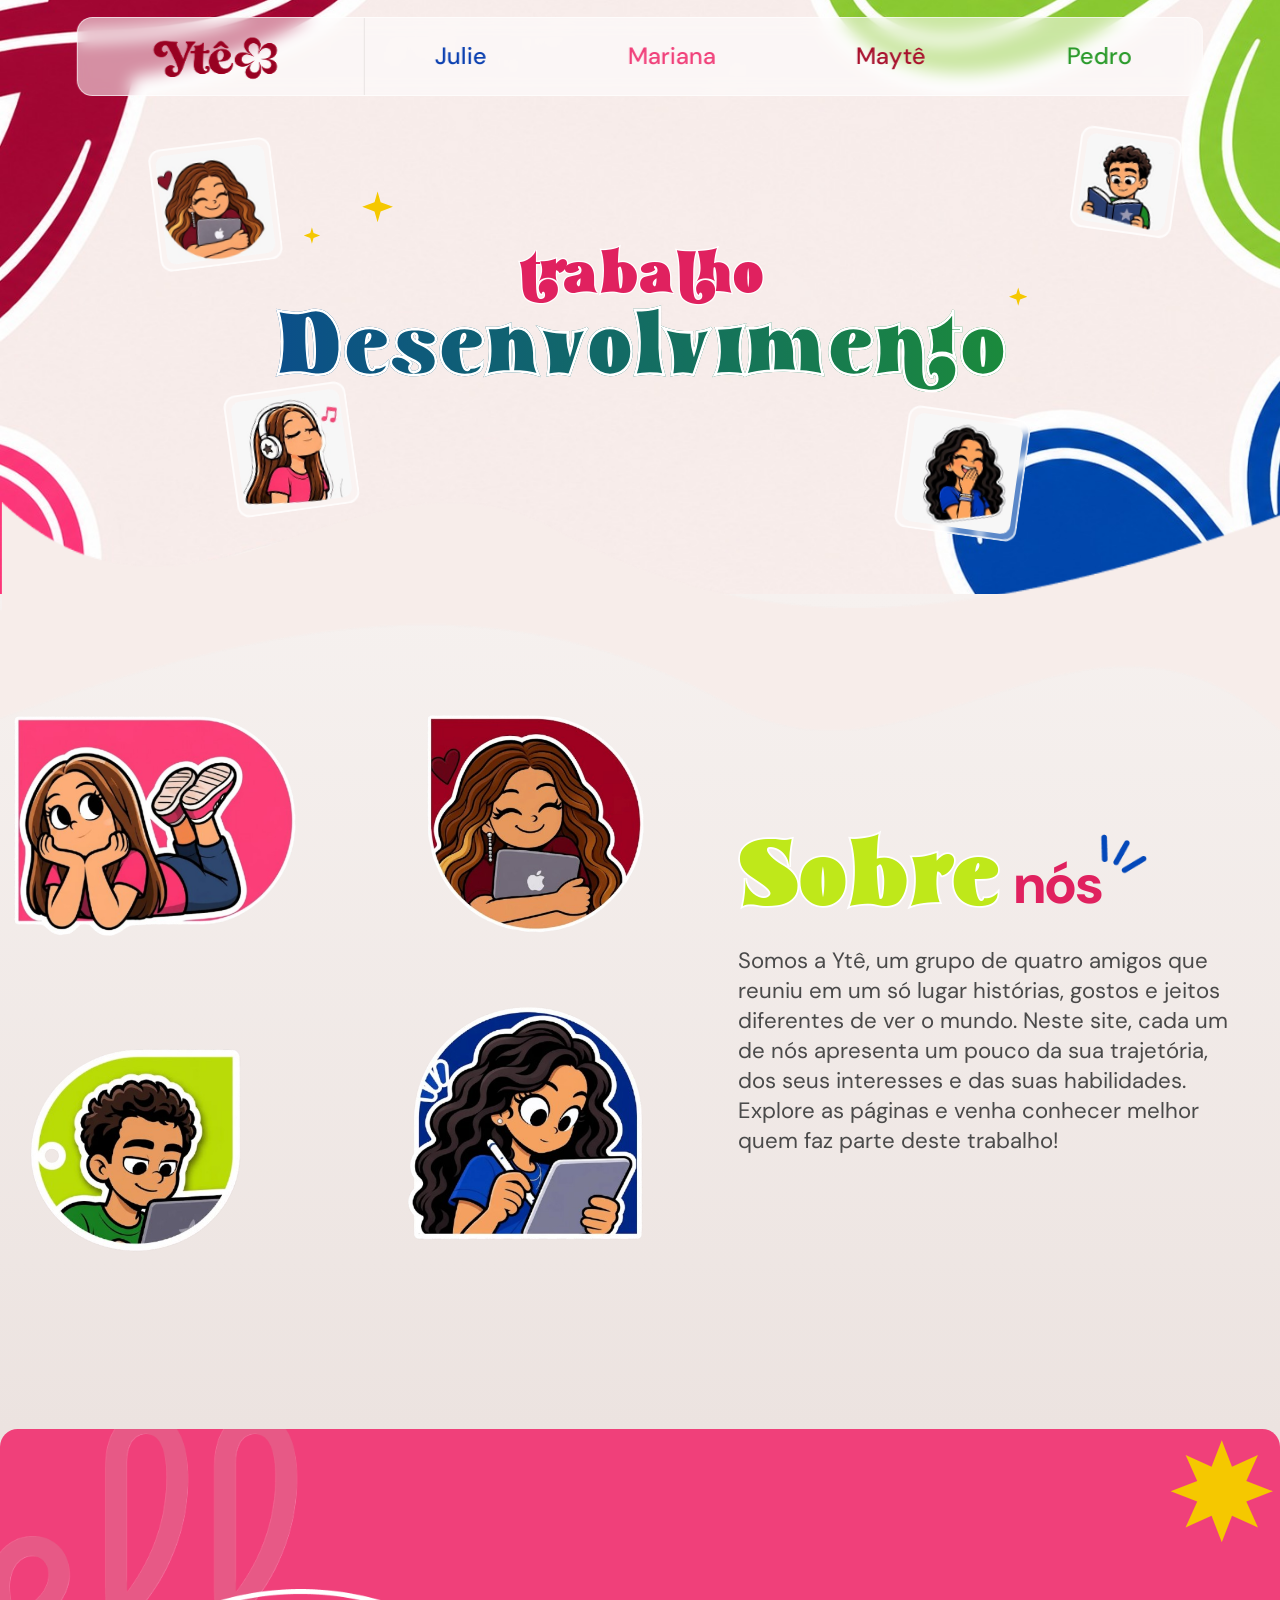
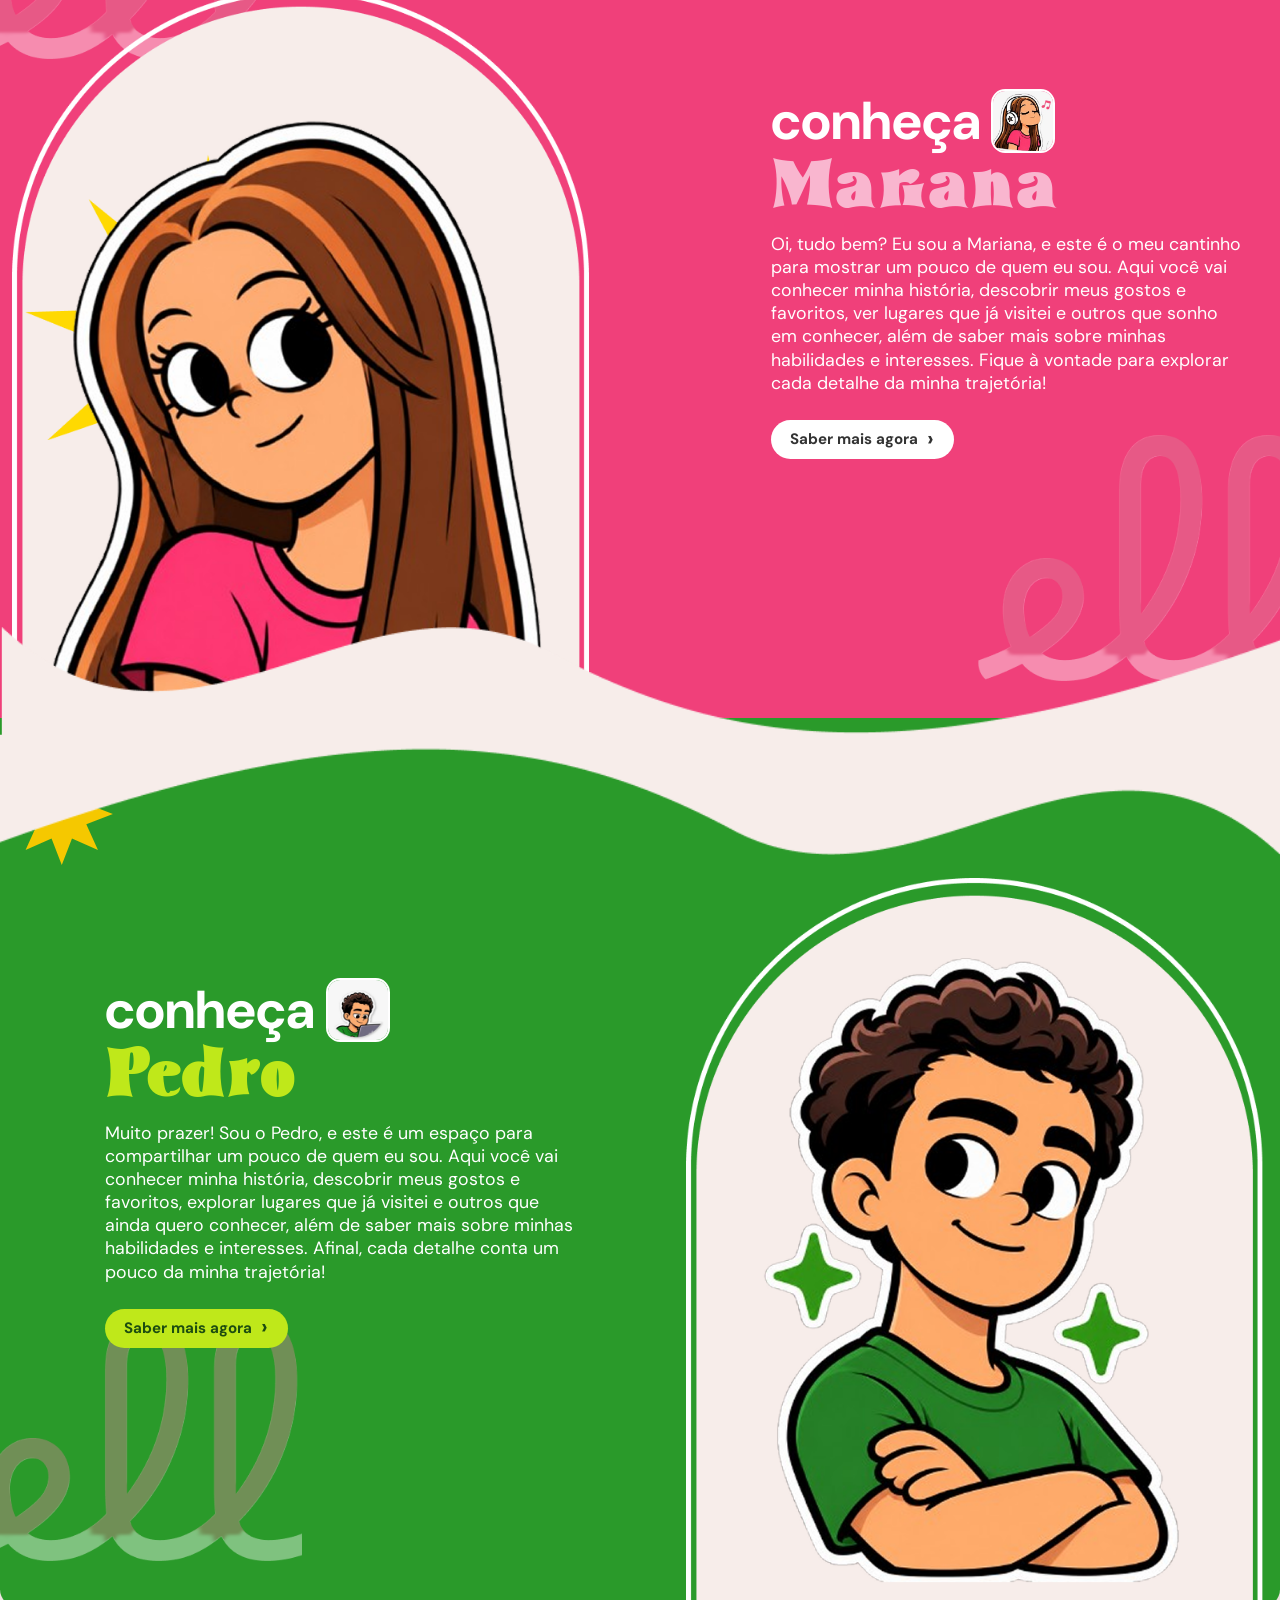
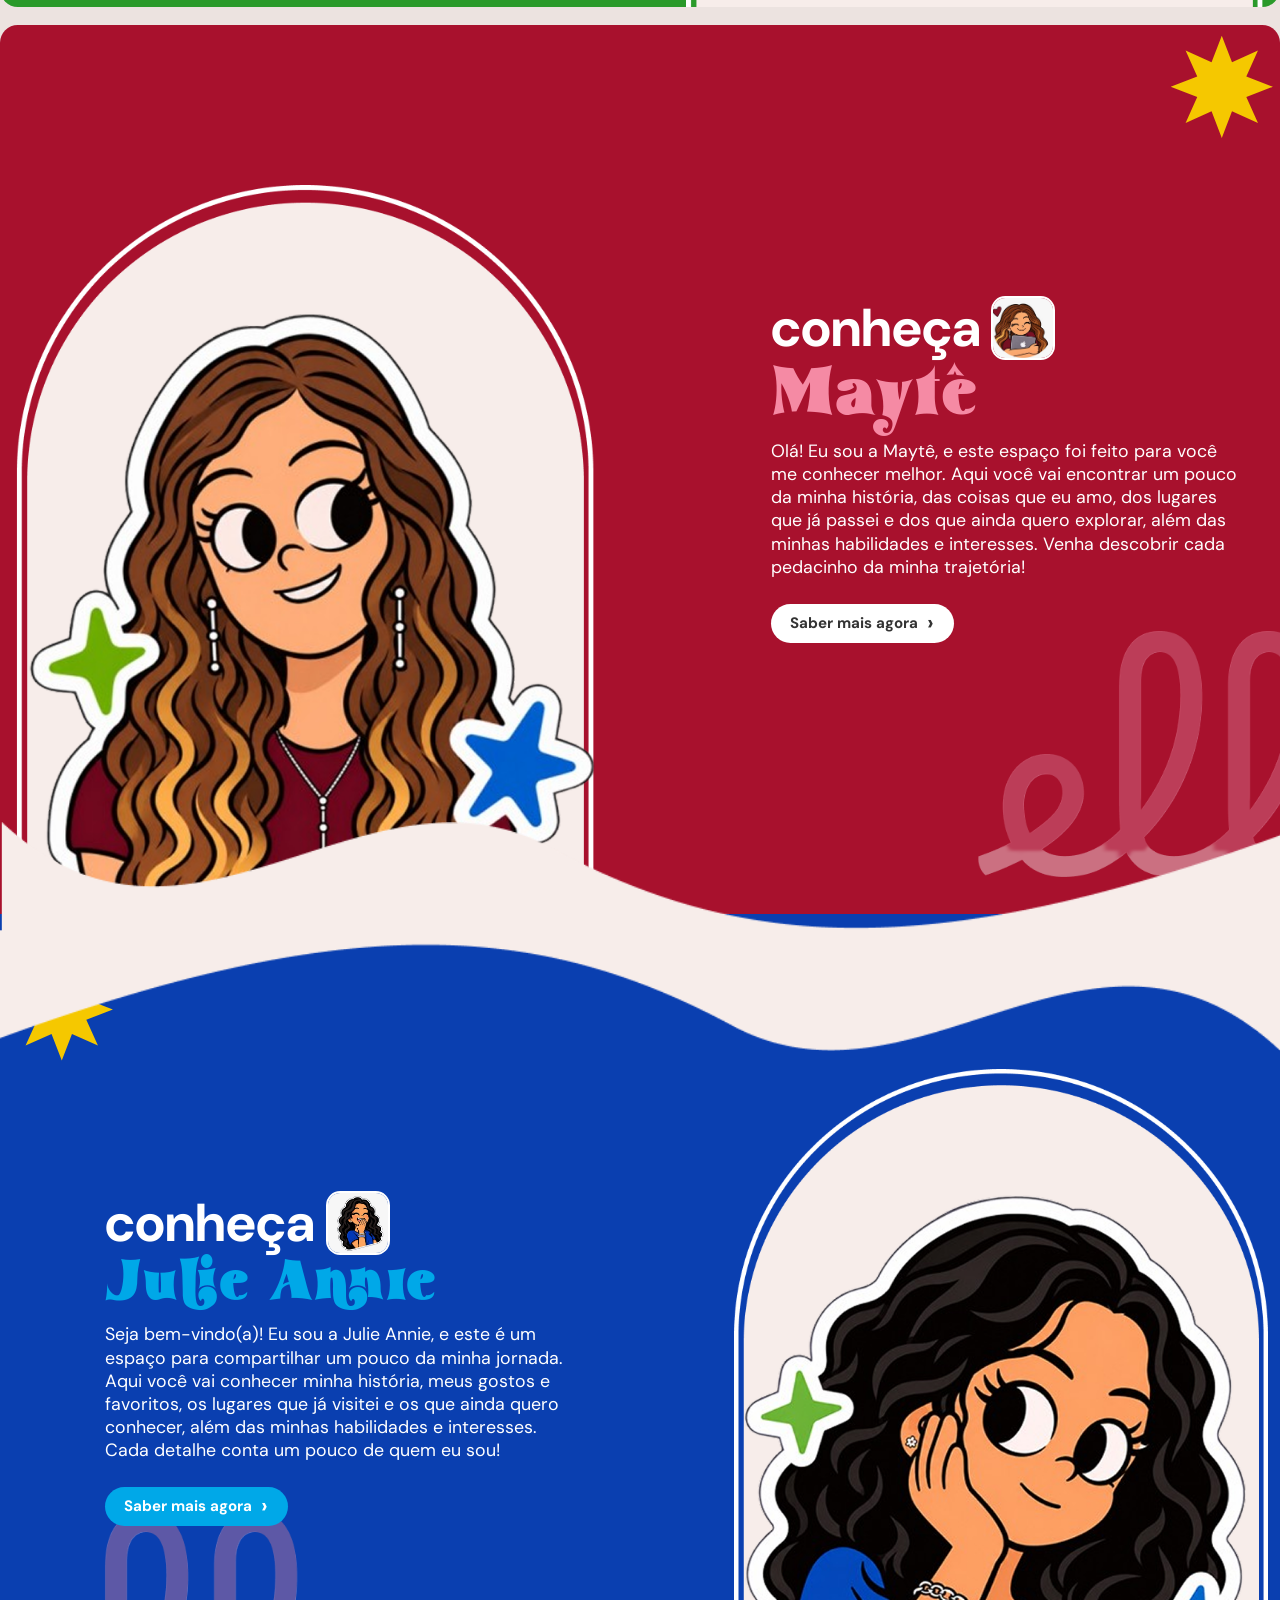
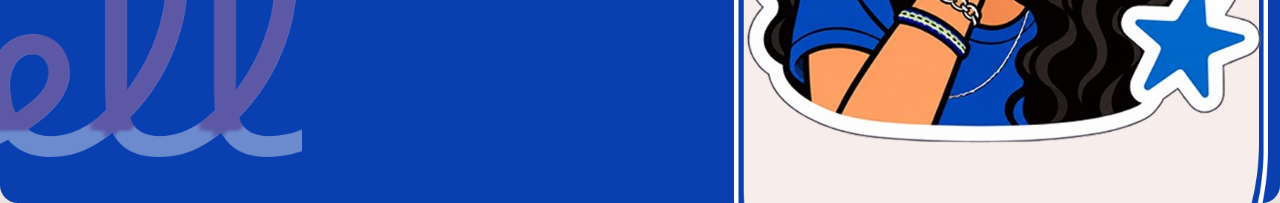
<file: index.html>
<!DOCTYPE html>
<html lang="pt-BR">
<head>
    <meta charset="UTF-8">
    <meta name="viewport" content="width=device-width, initial-scale=1.0">
    <title>Ytê | Trabalho Desenvolvimento</title>
    <link rel="stylesheet" href="css/style.css">
    <link rel="icon" href="assets/flor.png" type="image/png">
</head>
<body>

<header class="header">
    <a href="index.html" class="header__logo">
        <img src="images-home/logo.png" alt="Ytê">
    </a>
    <nav class="header__nav">
        <a href="pages/pagina-julie.html" class="nav--julie">Julie</a>
        <a href="pages/pagina-mariana.html" class="nav--mariana">Mariana</a>
        <a href="pages/pagina-mayte.html" class="nav--mayte">Maytê</a>
        <a href="pages/pagina-pedro.html" class="nav--pedro">Pedro</a>
    </nav>
</header>

<main>

    <section class="hero">
        <div class="hero__card hero__card--mayte"><img src="images-home/mayte-abraçada-tablet.jpeg" alt="Maytê"></div>
        <div class="hero__card hero__card--pedro"><img src="images-home/pedro-livro.jpeg" alt="Pedro"></div>
        <div class="hero__card hero__card--mari"><img src="images-home/mari-fone.jpeg" alt="Mariana"></div>
        <div class="hero__card hero__card--julie"><img src="images-home/julie-rindo.jpeg" alt="Julie"></div>

        <div class="hero__titulo">
            <span class="estrela estrela--1"></span>
            <span class="estrela estrela--2"></span>
            <span class="estrela estrela--3"></span>
            <h1>
                <span class="t-trabalho">trabalho</span>
                <span class="t-desenvolvimento">Desenvolvimento</span>
            </h1>
        </div>
    </section>

    <div class="onda"></div>


    <section class="sobre">
        <div class="sobre__imagens">
            <img class="sobre__img sobre__img--mari" src="images-home/mariana-sobre.png" alt="Mariana">
            <img class="sobre__img sobre__img--mayte" src="images-home/mayte-sobre.png" alt="Maytê">
            <img class="sobre__img sobre__img--pedro" src="images-home/pedro-sobre.png" alt="Pedro">
            <img class="sobre__img sobre__img--julie" src="images-home/julie-sobre.png" alt="Julie">
        </div>

        <div class="sobre__texto">
            <h2>
                <span class="sobre__verde">Sobre</span>
                <span class="sobre__nos">nós<img class="sobre__tira" src="images-home/tira-azul.png" alt=""></span>
            </h2>
            <p>Somos a Ytê, um grupo de quatro amigos que reuniu em um só lugar histórias, gostos e jeitos diferentes de ver o mundo. Neste site, cada um de nós apresenta um pouco da sua trajetória, dos seus interesses e das suas habilidades. Explore as páginas e venha conhecer melhor quem faz parte deste trabalho!</p>
        </div>
    </section>

    <section class="perfil perfil--mariana">
        <div class="perfil__moldura"><img src="images-home/mari-principal.png" alt="Mariana"></div>
        <div class="perfil__texto">
            <h3><span class="conheca">conheça</span><img class="mini" src="images-home/mari-fone.jpeg" alt=""><br><span class="nome">Mariana</span></h3>
            <p>Oi, tudo bem? Eu sou a Mariana, e este é o meu cantinho para mostrar um pouco de quem eu sou. Aqui você vai conhecer minha história, descobrir meus gostos e favoritos, ver lugares que já visitei e outros que sonho em conhecer, além de saber mais sobre minhas habilidades e interesses. Fique à vontade para explorar cada detalhe da minha trajetória!</p>
            <a href="pages/pagina-mariana.html" class="btn btn--branco">Saber mais agora <span>&rsaquo;</span></a>
        </div>
        <span class="perfil__estrela"></span>
    </section>

    <div class="onda"></div>

    <section class="perfil perfil--pedro">
        <div class="perfil__texto">
            <h3><span class="conheca">conheça</span><img class="mini" src="images-home/pedro-notebook.jpeg" alt=""><br><span class="nome">Pedro</span></h3>
            <p>Muito prazer! Sou o Pedro, e este é um espaço para compartilhar um pouco de quem eu sou. Aqui você vai conhecer minha história, descobrir meus gostos e favoritos, explorar lugares que já visitei e outros que ainda quero conhecer, além de saber mais sobre minhas habilidades e interesses. Afinal, cada detalhe conta um pouco da minha trajetória!</p>
            <a href="pages/pagina-pedro.html" class="btn btn--lima">Saber mais agora <span>&rsaquo;</span></a>
        </div>
        <div class="perfil__moldura"><img src="images-home/pedro-principal.png" alt="Pedro"></div>
        <span class="perfil__estrela"></span>
    </section>

    <section class="perfil perfil--mayte">
        <div class="perfil__moldura"><img src="images-home/mayte-principal.png" alt="Maytê"></div>
        <div class="perfil__texto">
            <h3><span class="conheca">conheça</span><img class="mini" src="images-home/mayte-abraçada-tablet.jpeg" alt=""><br><span class="nome">Maytê</span></h3>
            <p>Olá! Eu sou a Maytê, e este espaço foi feito para você me conhecer melhor. Aqui você vai encontrar um pouco da minha história, das coisas que eu amo, dos lugares que já passei e dos que ainda quero explorar, além das minhas habilidades e interesses. Venha descobrir cada pedacinho da minha trajetória!</p>
            <a href="pages/pagina-mayte.html" class="btn btn--branco">Saber mais agora <span>&rsaquo;</span></a>
        </div>
        <span class="perfil__estrela"></span>
    </section>

    <div class="onda"></div>

    <section class="perfil perfil--julie">
        <div class="perfil__texto">
            <h3><span class="conheca">conheça</span><img class="mini" src="images-home/julie-rindo.jpeg" alt=""><br><span class="nome">Julie Annie</span></h3>
            <p>Seja bem-vindo(a)! Eu sou a Julie Annie, e este é um espaço para compartilhar um pouco da minha jornada. Aqui você vai conhecer minha história, meus gostos e favoritos, os lugares que já visitei e os que ainda quero conhecer, além das minhas habilidades e interesses. Cada detalhe conta um pouco de quem eu sou!</p>
            <a href="pages/pagina-julie.html" class="btn btn--ciano">Saber mais agora <span>&rsaquo;</span></a>
        </div>
        <div class="perfil__moldura"><img src="images-home/julie-principal.png" alt="Julie Annie"></div>
        <span class="perfil__estrela"></span>
    </section>

</main>
</body>
</html>
</file>
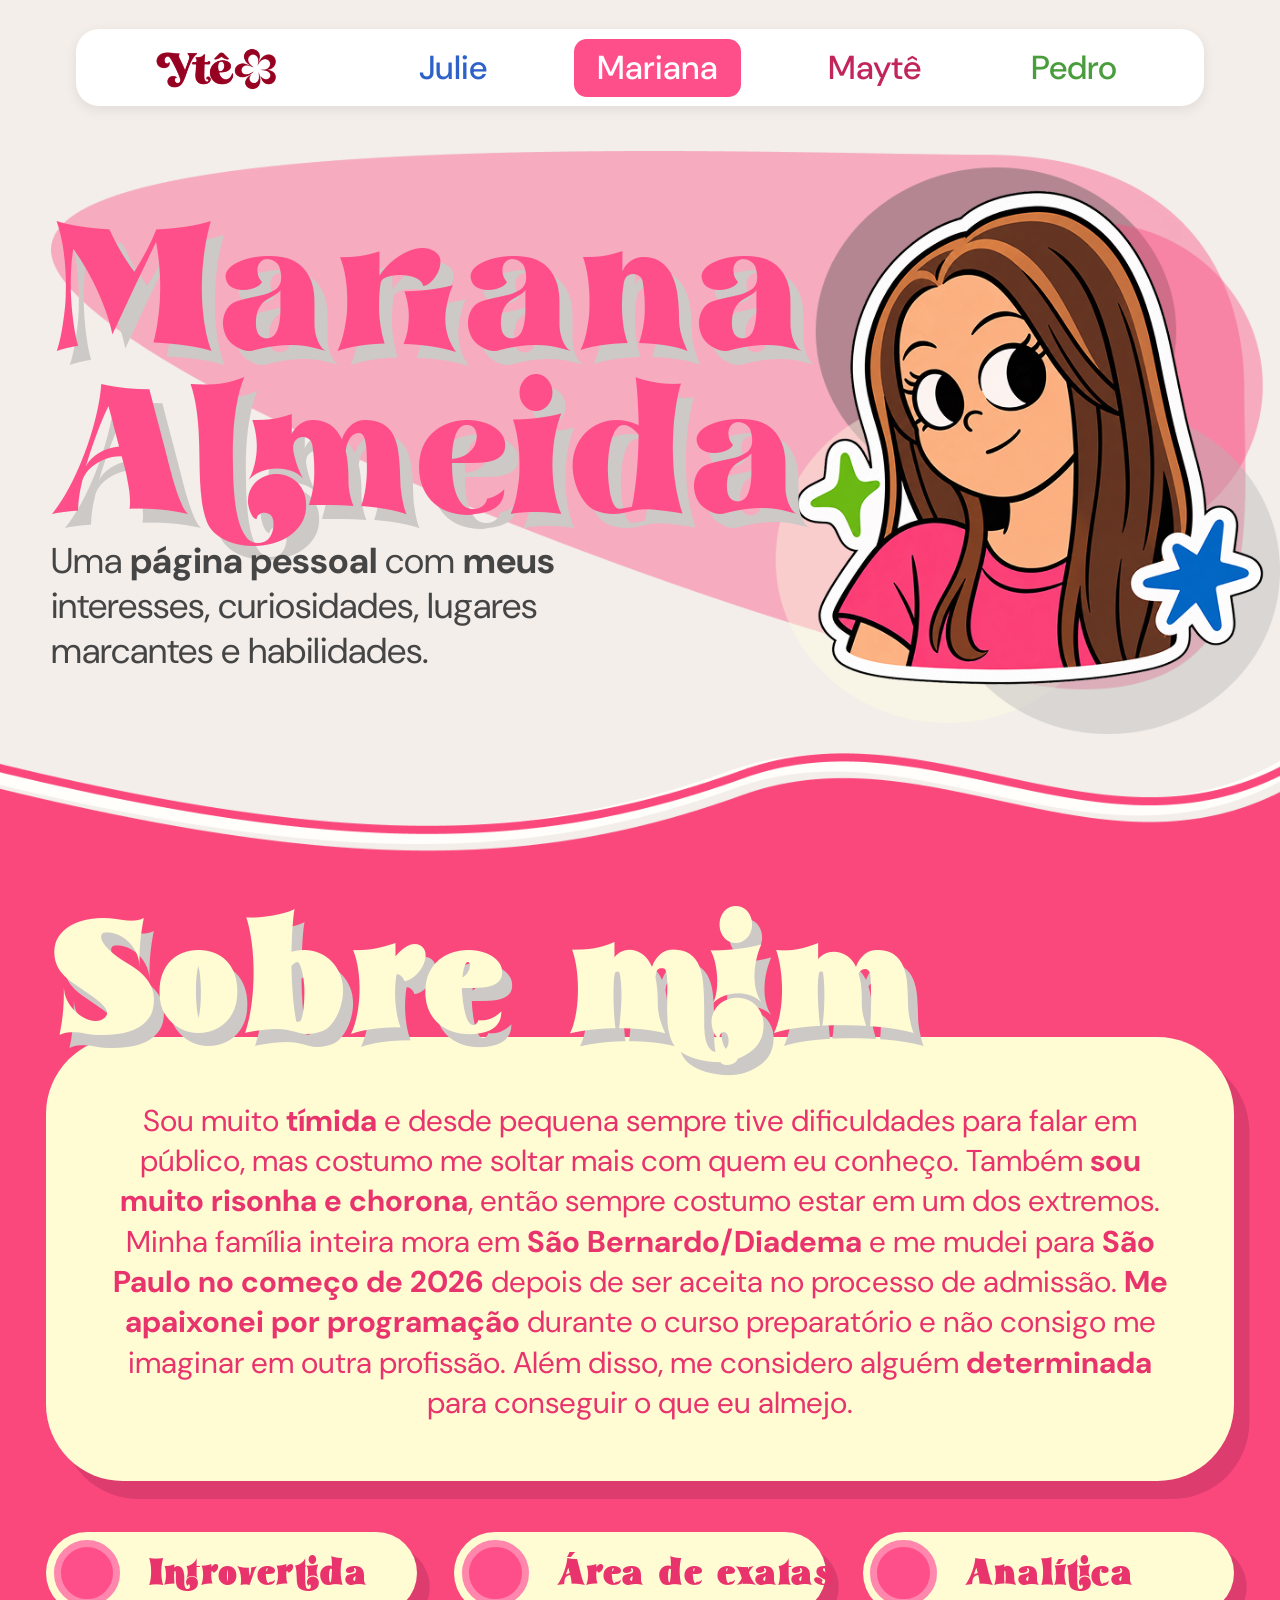
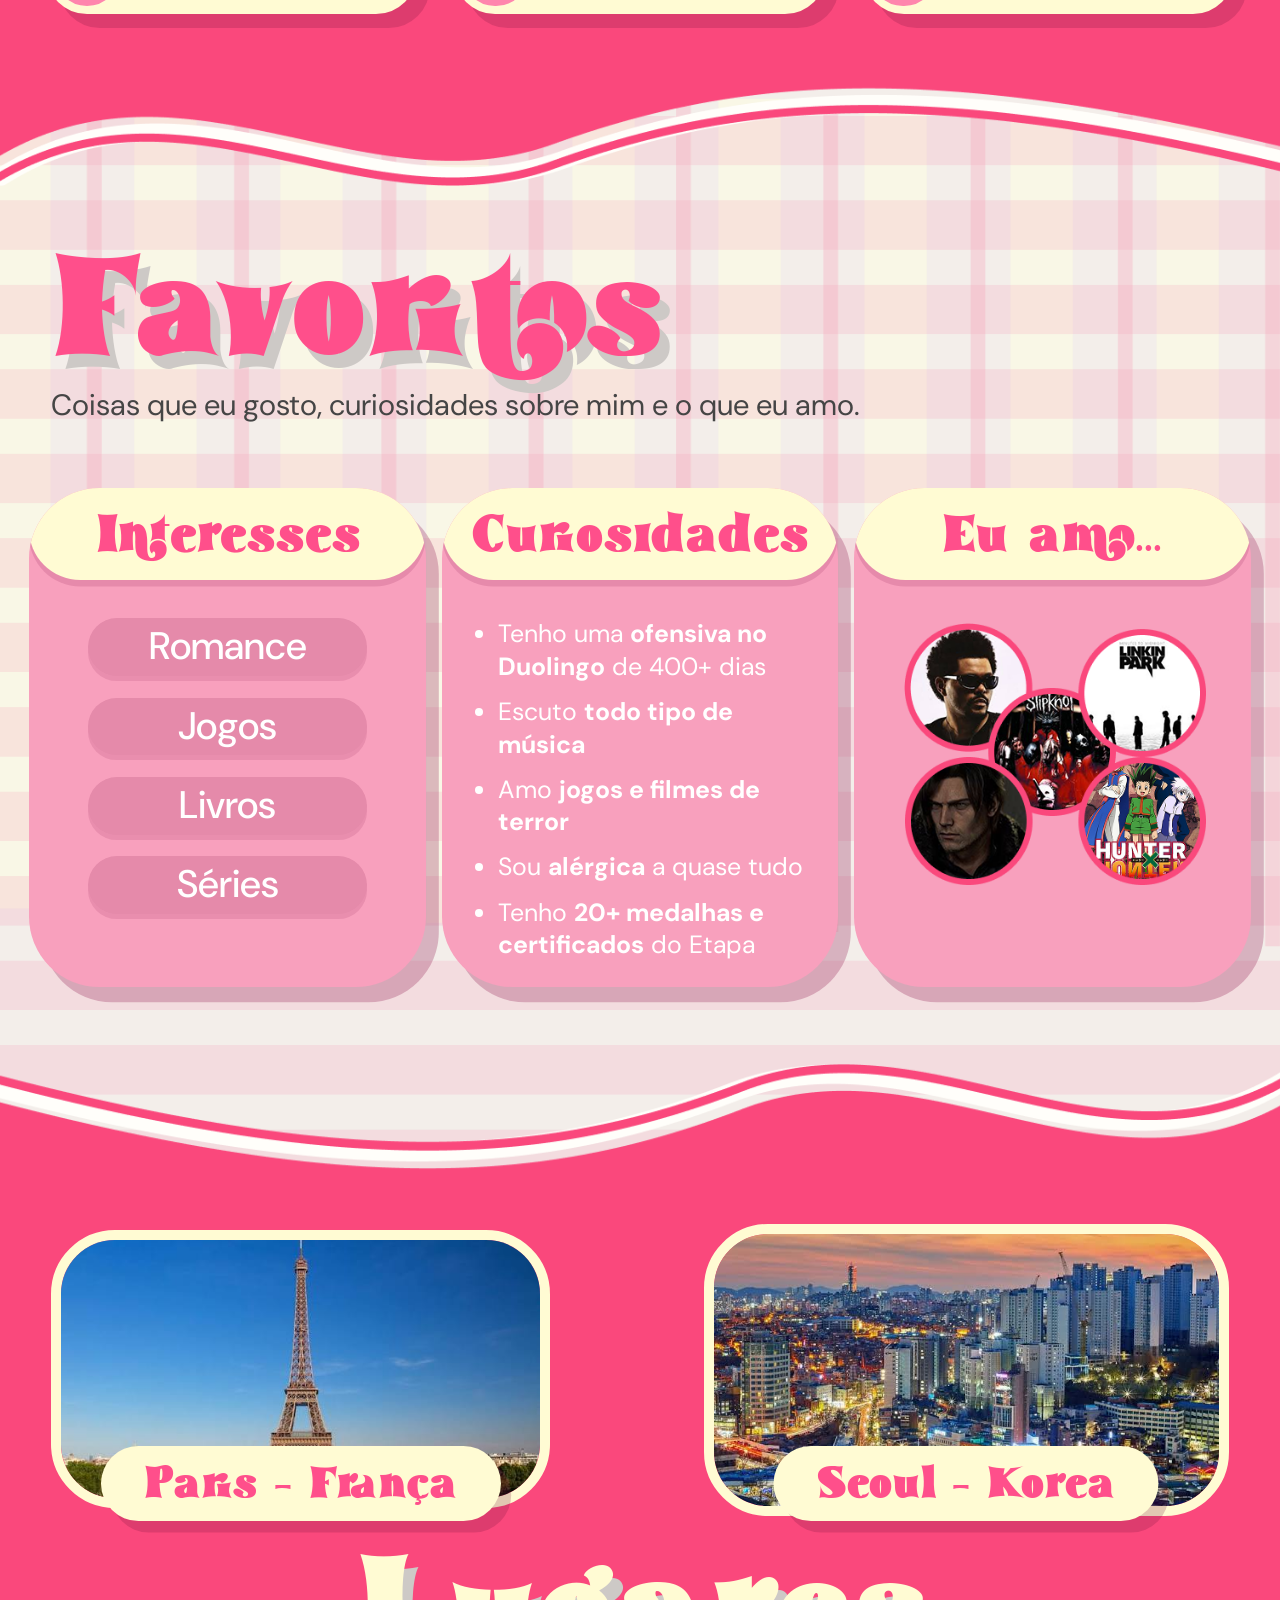
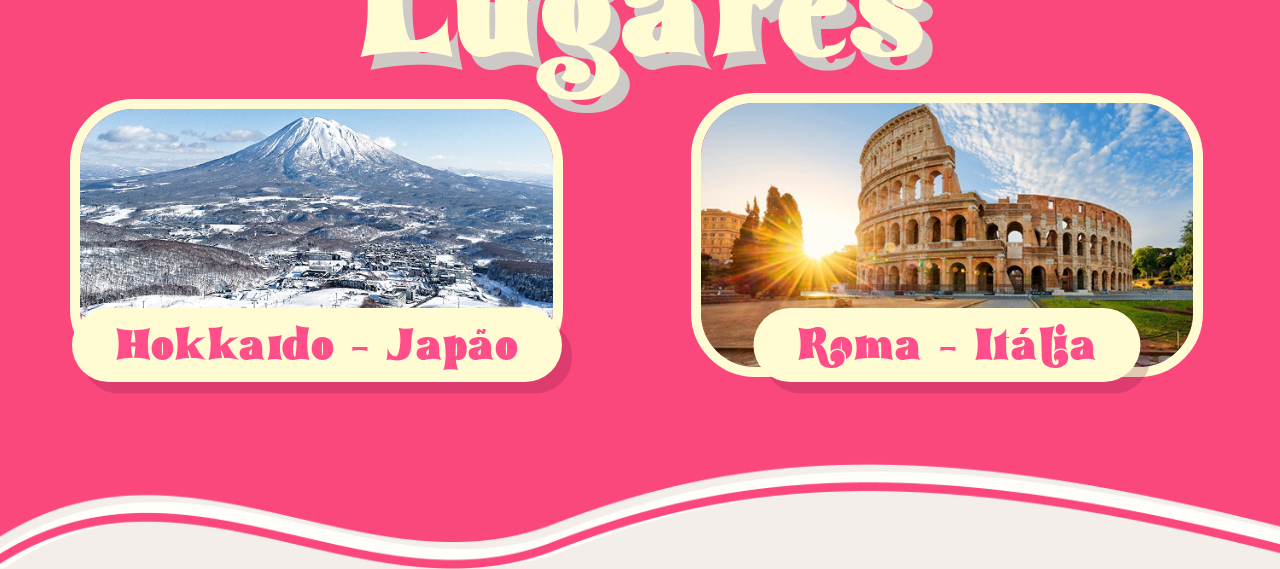
<file: pages/pagina-mariana.html>
<!DOCTYPE html>
<html lang="pt-BR">
<head>
    <meta charset="UTF-8">
    <meta name="viewport" content="width=device-width, initial-scale=1.0">
    <title>Mariana | Ytê</title>
    <link rel="stylesheet" href="../css/mariana.css">
    <link rel="icon" href="../assets-mariana/mariana.png" type="image/png">
</head>
<body>
<div class="pagina">

    <header class="topo">
        <nav class="menu" aria-label="Navegação entre páginas">
            <a href="../index.html" class="menu__logo"><img src="../assets-mariana/logo.svg" alt="Ytê"></a>
            <ul class="menu__lista">
                <li><a href="pagina-julie.html" class="menu__link menu__link--julie">Julie</a></li>
                <li><a href="pagina-mariana.html" class="menu__link menu__link--ativo" aria-current="page">Mariana</a></li>
                <li><a href="pagina-mayte.html" class="menu__link menu__link--mayte">Maytê</a></li>
                <li><a href="pagina-pedro.html" class="menu__link menu__link--pedro">Pedro</a></li>
            </ul>
        </nav>
    </header>

    <main>
        <section class="inicio">
            <div class="inicio__texto">
                <h1 class="inicio__titulo">Mariana Almeida</h1>
                <p class="inicio__descricao">
                    Uma <strong>página pessoal</strong> com <strong>meus</strong> interesses, curiosidades, lugares marcantes e habilidades.
                </p>
            </div>
        </section>

        <section class="sobre">
            <h2 class="titulo-secao titulo-secao--creme">Sobre mim</h2>

            <div class="sobre__caixa">
                <p>
                    Sou muito <strong>tímida</strong> e desde pequena sempre tive dificuldades para falar em público, mas costumo me soltar mais com quem eu conheço. Também <strong>sou muito risonha e chorona</strong>, então sempre costumo estar em um dos extremos. Minha família inteira mora em <strong>São Bernardo/Diadema</strong> e me mudei para <strong>São Paulo no começo de 2026</strong> depois de ser aceita no processo de admissão. <strong>Me apaixonei por programação</strong> durante o curso preparatório e não consigo me imaginar em outra profissão. Além disso, me considero alguém <strong>determinada</strong> para conseguir o que eu almejo.
                </p>
            </div>

            <ul class="sobre__tags">
                <li class="tag"><span class="tag__bolinha"></span>Introvertida</li>
                <li class="tag"><span class="tag__bolinha"></span>Área de exatas</li>
                <li class="tag"><span class="tag__bolinha"></span>Analítica</li>
            </ul>
        </section>

        <section class="favoritos">
            <h2 class="titulo-secao titulo-secao--rosa">Favoritos</h2>
            <p class="favoritos__sub">Coisas que eu gosto, curiosidades sobre mim e o que eu amo.</p>

            <div class="cards">
                <article class="card">
                    <h3 class="card__titulo">Interesses</h3>
                    <ul class="card__pilulas">
                        <li>Romance</li>
                        <li>Jogos</li>
                        <li>Livros</li>
                        <li>Séries</li>
                    </ul>
                </article>

                <article class="card">
                    <h3 class="card__titulo">Curiosidades</h3>
                    <ul class="card__lista">
                        <li>Tenho uma <strong>ofensiva no Duolingo</strong> de 400+ dias</li>
                        <li>Escuto <strong>todo tipo de música</strong></li>
                        <li>Amo <strong>jogos e filmes de terror</strong></li>
                        <li>Sou <strong>alérgica</strong> a quase tudo</li>
                        <li>Tenho <strong>20+ medalhas e certificados</strong> do Etapa</li>
                    </ul>
                </article>

                <article class="card">
                    <h3 class="card__titulo">Eu amo...</h3>
                    <img class="card__imagem" src="../assets-mariana/gostos.png" alt="The Weeknd, Slipknot, Linkin Park, Leon (Resident Evil) e Hunter x Hunter">
                </article>
            </div>
        </section>

        <section class="lugares">
            <div class="lugares__grade">
                <figure class="lugar">
                    <a href="https://pt.wikipedia.org/wiki/Paris" target="_blank" rel="noopener noreferrer">
                        <img src="../assets-mariana/paris.jpg" alt="Torre Eiffel, em Paris">
                        <figcaption>Paris - França</figcaption>
                    </a>
                </figure>
                <figure class="lugar">
                    <a href="https://pt.wikipedia.org/wiki/Seul" target="_blank" rel="noopener noreferrer">
                        <img src="../assets-mariana/seul.jpg" alt="Vista de Seul à noite">
                        <figcaption>Seoul - Korea</figcaption>
                    </a>
                </figure>
                <h2 class="titulo-secao titulo-secao--creme lugares__titulo">Lugares</h2>
                <figure class="lugar">
                    <a href="https://pt.wikipedia.org/wiki/Hokkaido" target="_blank" rel="noopener noreferrer">
                        <img src="../assets-mariana/hokkaido.png" alt="Montanha nevada em Hokkaido">
                        <figcaption>Hokkaido - Japão</figcaption>
                    </a>
                </figure>
                <figure class="lugar">
                    <a href="https://pt.wikipedia.org/wiki/Roma" target="_blank" rel="noopener noreferrer">
                        <img src="../assets-mariana/roma.png" alt="Coliseu, em Roma">
                        <figcaption>Roma - Itália</figcaption>
                    </a>
                </figure>
            </div>
        </section>
    </main>

</div>
</body>
</html>
</file>
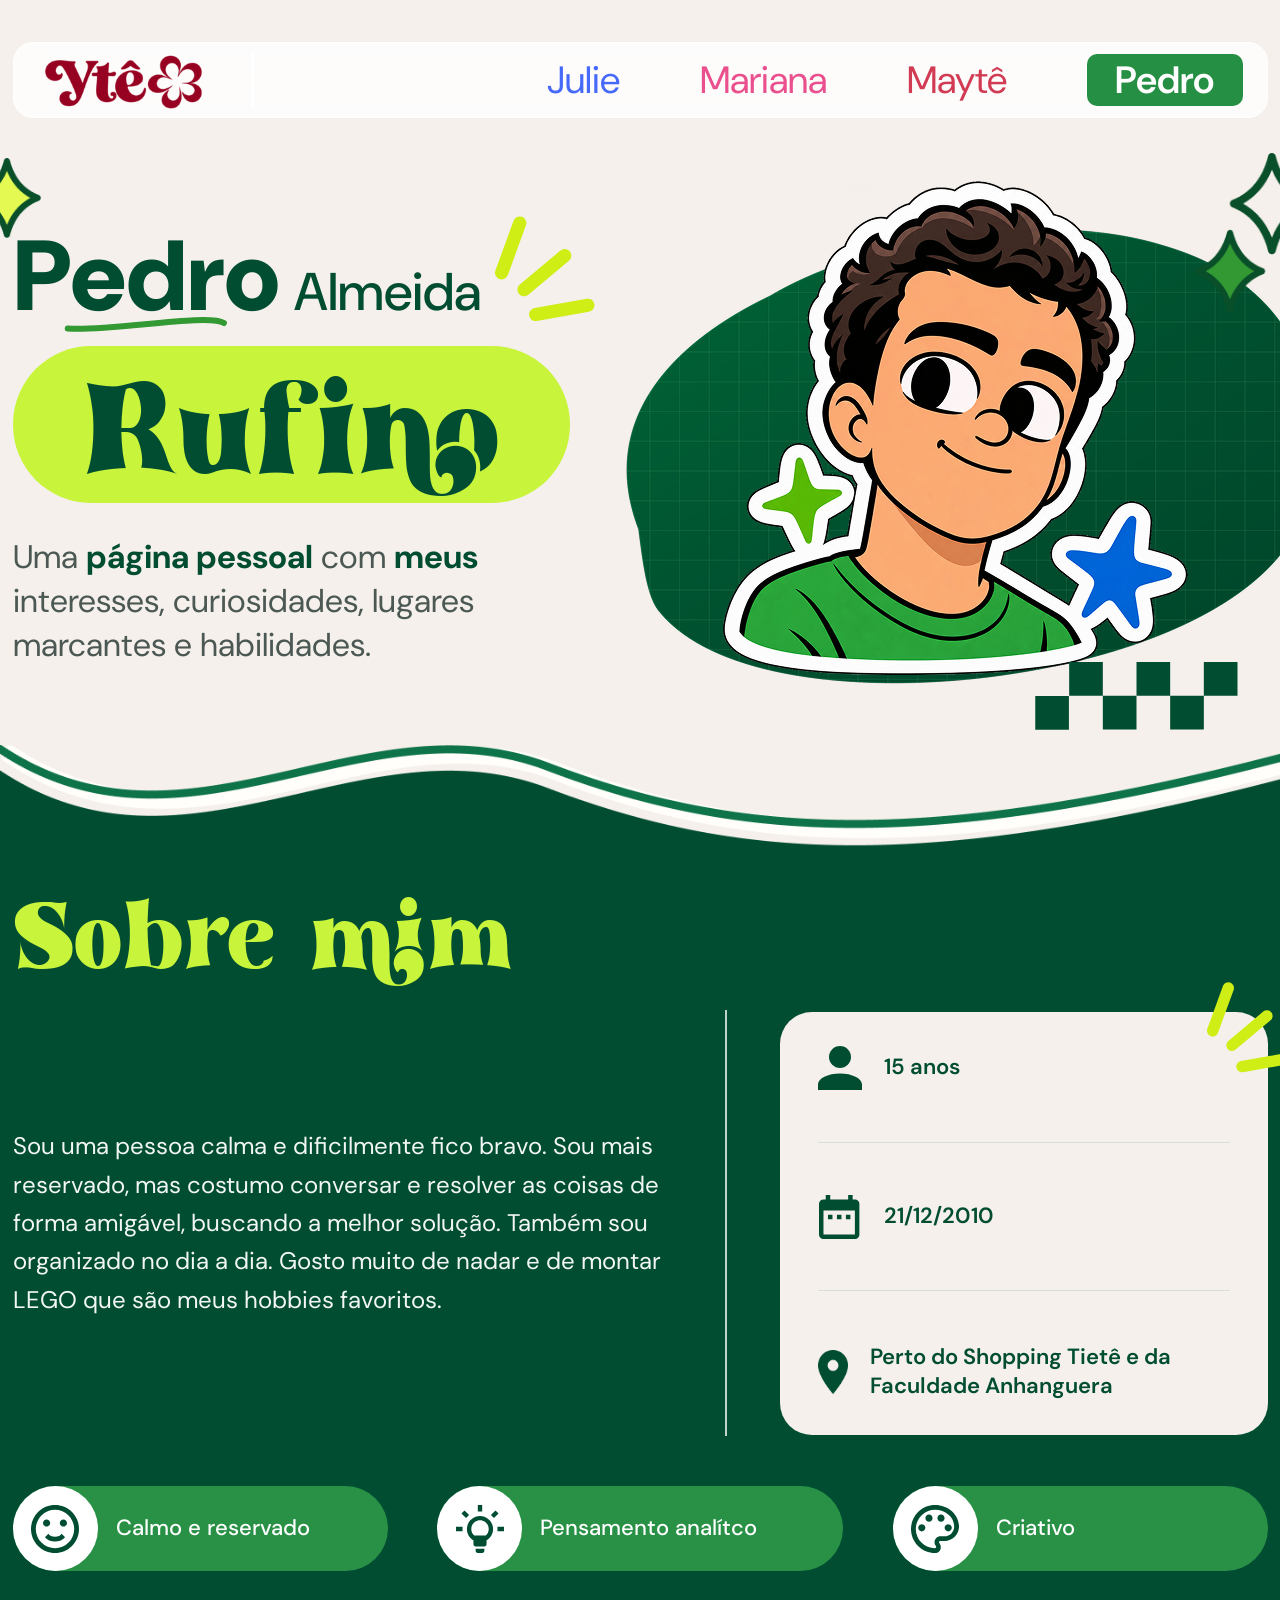
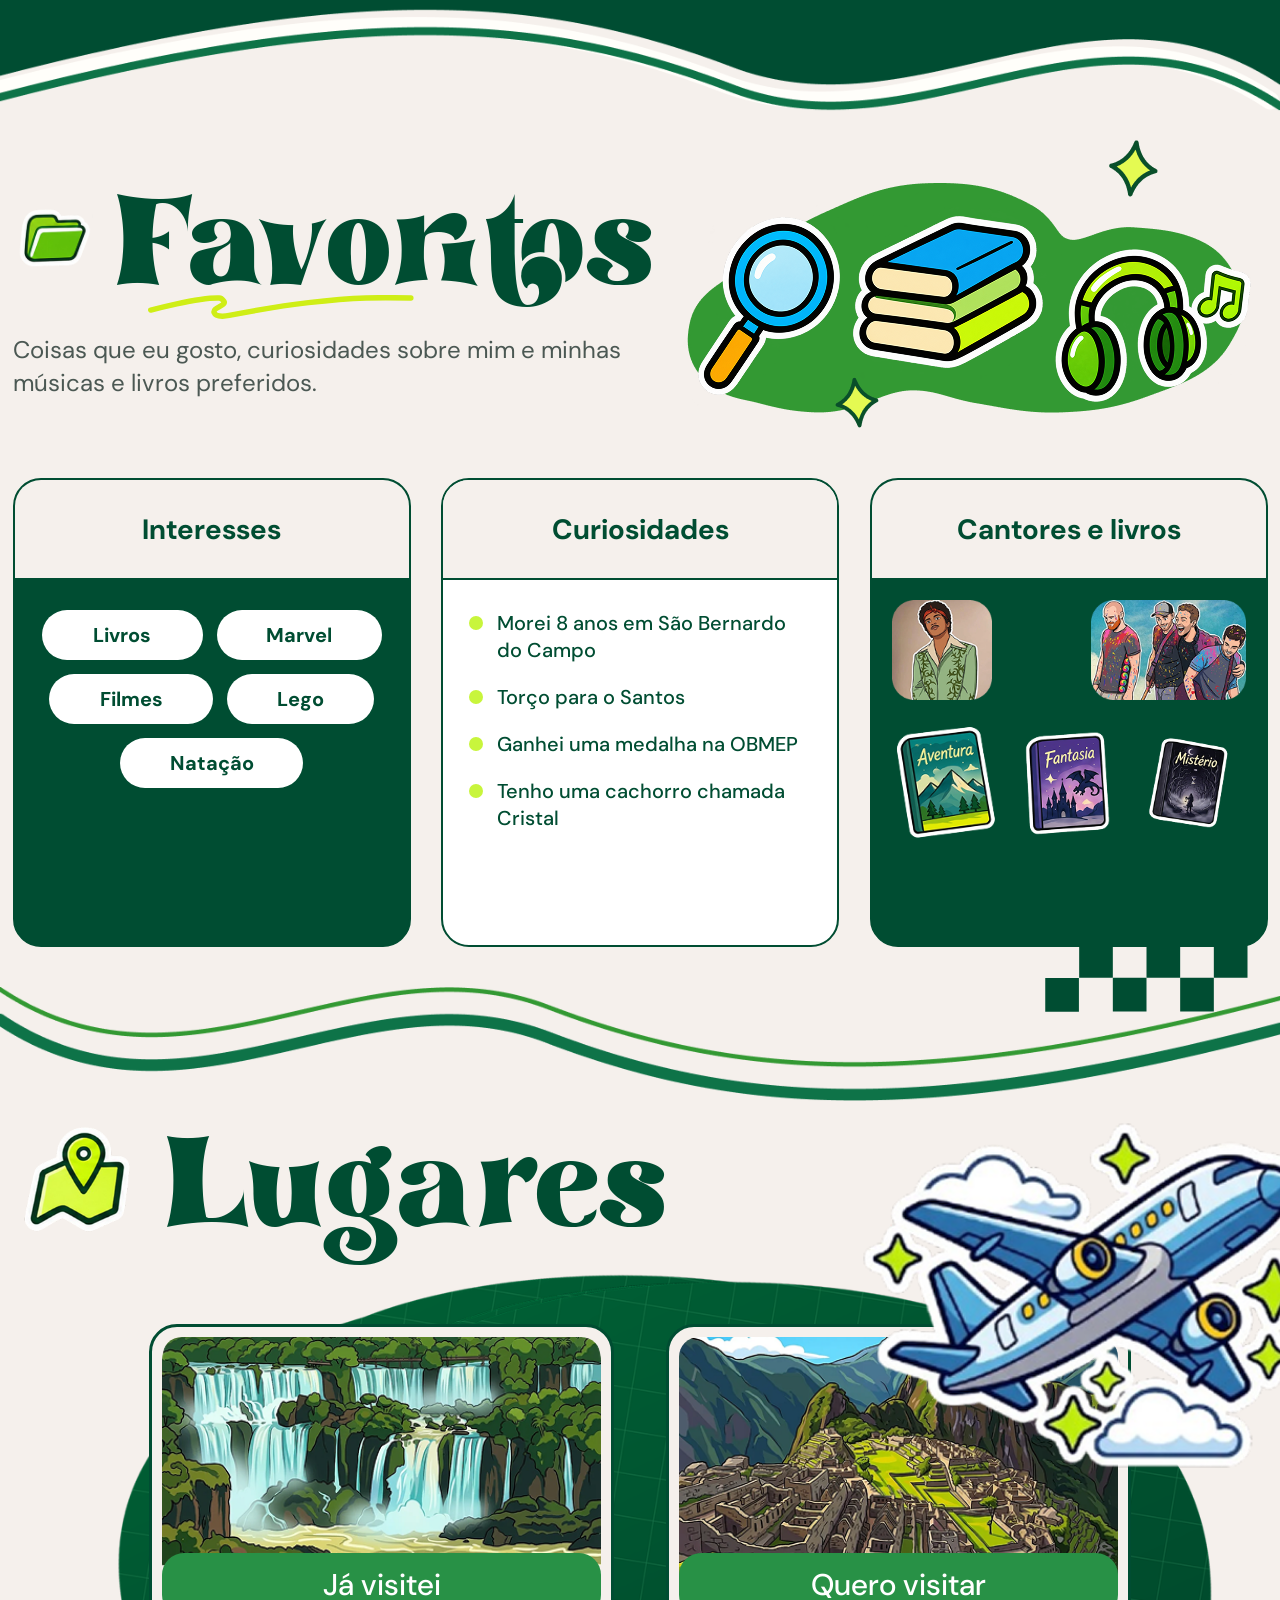
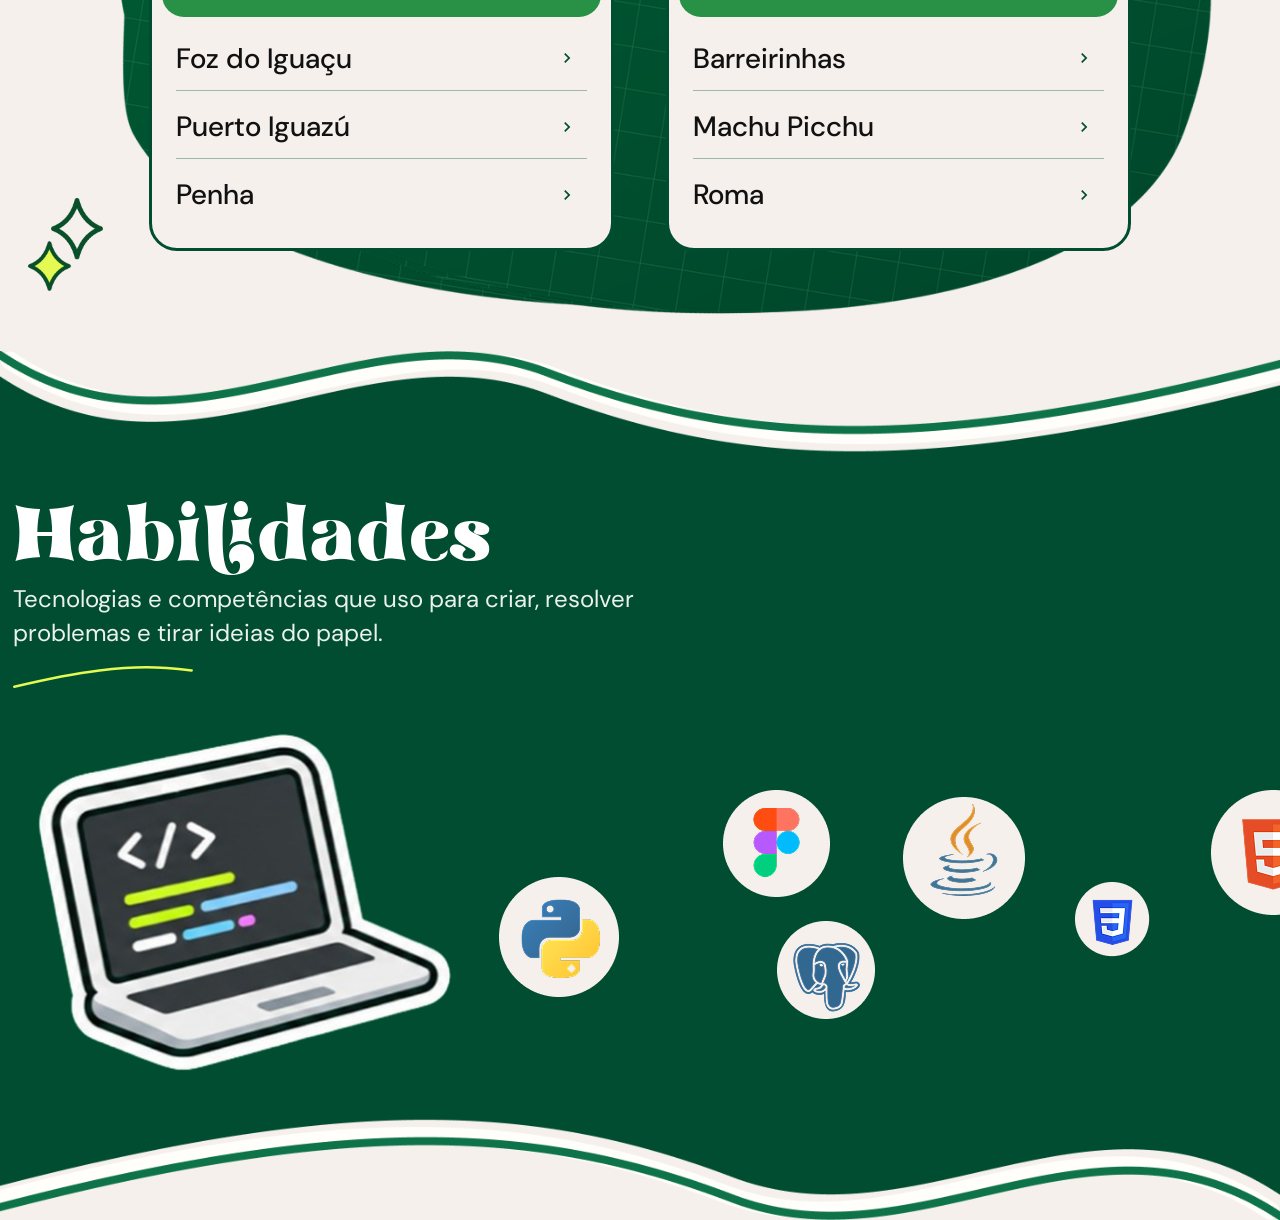
<file: pages/pagina-pedro.html>
﻿<!DOCTYPE html>
<html lang="pt-br">
<head>
    <meta charset="UTF-8">
    <meta name="viewport" content="width=device-width, initial-scale=1.0">
    <title>Pedro | Ytê</title>
    <link rel="stylesheet" href="../css/pedro.css">
    <link rel="icon" href="../assets/pedro.png" type="image/png">
</head>
<body>

    <header>
        <div class="nav-glass">
            <a href="../index.html">
                <img src="../assets/logo.svg" alt="Logo" class="nav-logo">
            </a>
            <span class="nav-divisor"></span>
            <nav class="nav-itens">
                <a href="pagina-julie.html" class="nav-nome julie">Julie</a>
                <a href="pagina-mariana.html" class="nav-nome mariana">Mariana</a>
                <a href="pagina-mayte.html" class="nav-nome mayte">Maytê</a>
                <a href="pagina-pedro.html" class="pedro-btn">Pedro</a>
            </nav>
        </div>
    </header>

    <main>

        <section class="hero-secao">
            <img src="../assets/pedro-brilho1.png" alt="" class="brilho-topo-esq">

            <div class="hero-conteudo">
                <div class="hero-textos">
                    <div class="hero-titulos">
                        <div class="linha-pedro-almeida">
                            <div class="pedro-wrapper">
                                <span class="texto-pedro">Pedro</span>
                                <img src="../assets/pedro-risco1.svg" alt="" class="pedro-risco">
                            </div>
                            <span class="texto-almeida">Almeida</span>
                            <img src="../assets/super-pedro.svg" alt="" class="raios-doodle">
                        </div>

                        <div class="linha-rufino">
                            <span class="badge-rufino">Rufino</span>
                        </div>
                    </div>

                    <p class="hero-descricao">
                        Uma <span class="bold">página pessoal</span> com
                        <span class="bold">meus</span> interesses,
                        curiosidades, lugares marcantes e habilidades.
                    </p>
                </div>

                <div class="hero-imagem-wrapper">
                    <img src="../assets/pedro-brlho2.png" alt="" class="brilho-sobre-imagem">
                    <img src="../assets/pedro-inicio.png" alt="Pedro Início" class="img-pedro-inicio">
                </div>
            </div>

            <img src="../assets/pedro-quadriculado.svg" alt="" class="quadriculado-hero">
        </section>

        <img src="../assets/pedro-curvas2.png" alt="" class="curva-borda-exterior curva-topo">

        <section class="secao-full-verde">
            <div class="conteudo-centralizado">
                <h2 class="titulo-sobre">Sobre mim</h2>

                <div class="sobre-grade">
                    <p class="sobre-bio">
                        Sou uma pessoa calma e dificilmente fico bravo. Sou mais reservado, mas costumo conversar e resolver as coisas de forma amigável, buscando a melhor solução. Também sou organizado no dia a dia. Gosto muito de nadar e de montar LEGO que são meus hobbies favoritos.
                    </p>

                    <div class="divisor-vertical-branco"></div>

                    <div class="card-dados-wrapper">
                        <img src="../assets/super-pedro.svg" alt="" class="raio-sobre-card">
                        <div class="card-dados-pessoais">
                            <div class="linha-dado">
                                <img src="../assets/pedro-pessoa.svg" alt="Pessoa">
                                <p>15 anos</p>
                            </div>
                            <hr>
                            <div class="linha-dado">
                                <img src="../assets/pedro-data.svg" alt="Data de Nascimento">
                                <p>21/12/2010</p>
                            </div>
                            <hr>
                            <div class="linha-dado">
                                <img src="../assets/pedro-local.png" alt="Localização">
                                <p>Perto do Shopping Tietê e da Faculdade Anhanguera</p>
                            </div>
                        </div>
                    </div>
                </div>

                <div class="caracteristicas-linha">
                    <div class="carac-pill pill-calmo">
                        <div class="carac-circulo-icone">
                            <img src="../assets/pedro-carac1.svg" alt="">
                        </div>
                        <p>Calmo e reservado</p>
                    </div>

                    <div class="carac-pill pill-analitico">
                        <div class="carac-circulo-icone">
                            <img src="../assets/pedro-carac2.svg" alt="">
                        </div>
                        <p>Pensamento analítco</p>
                    </div>

                    <div class="carac-pill pill-criativo">
                        <div class="carac-circulo-icone">
                            <img src="../assets/pedro-carac3.svg" alt="">
                        </div>
                        <p>Criativo</p>
                    </div>
                </div>
            </div>
        </section>

        <img src="../assets/pedro-curvas2.png" alt="" class="curva-borda-exterior curva-baixo">

        <section class="favoritos-secao">
            <div class="favoritos-topo">
                <div class="favoritos-info-texto">
                    <div class="titulo-wrapper-favoritos">
                        <div class="titulo-linha">
                            <img src="../assets/pedro-pasta.png" alt="Pasta" class="icone-secao">
                            <h2 class="titulo-favoritos">Favoritos</h2>
                        </div>
                        <img src="../assets/pedro-risco2.svg" alt="" class="risco-amarelo-favoritos">
                    </div>
                    <p class="favoritos-subtexto">Coisas que eu gosto, curiosidades sobre mim e minhas músicas e livros preferidos.</p>
                </div>
                <img src="../assets/pedro-favoritos.png" alt="Favoritos" class="img-ilustra-favoritos">
            </div>

            <div class="grade-favoritos">
                <div class="card-favorito card-verde">
                    <h3>Interesses</h3>
                    <div class="tags-interesses">
                        <span class="tag-livros">Livros</span>
                        <span class="tag-marvel">Marvel</span>
                        <span class="tag-filmes">Filmes</span>
                        <span class="tag-lego">Lego</span>
                        <span class="tag-natacao">Natação</span>
                    </div>
                </div>

                <div class="card-favorito card-branco">
                    <h3>Curiosidades</h3>
                    <ul>
                        <li><span class="bullet-bolinha"></span>Morei 8 anos em São Bernardo do Campo</li>
                        <li><span class="bullet-bolinha"></span>Torço para o Santos</li>
                        <li><span class="bullet-bolinha"></span>Ganhei uma medalha na OBMEP</li>
                        <li><span class="bullet-bolinha"></span>Tenho uma cachorro chamada Cristal</li>
                    </ul>
                </div>

                <div class="card-favorito card-verde">
                    <h3>Cantores e livros</h3>
                    <div class="midia-favoritos">
                        <div class="linha-cantores">
                            <div class="cantor-box">
                                <img src="../assets/pedro-bruno-mars.png" alt="Bruno Mars" class="img-cantor">
                            </div>
                            <div class="cantor-box">
                                <img src="../assets/pedro-coldplay.png" alt="Coldplay" class="img-cantor">
                            </div>
                        </div>
                        <div class="linha-livros">
                            <img src="../assets/pedro-aventura.png" alt="Livro Aventura" class="img-livro">
                            <img src="../assets/pedro-fantasia.png" alt="Livro Fantasia" class="img-livro">
                            <img src="../assets/pedro-misterio.png" alt="Livro Mistério" class="img-livro">
                        </div>
                    </div>
                </div>
            </div>

            <img src="../assets/pedro-quadriculado.svg" alt="" class="quadriculado-baixo">
        </section>

        <img src="../assets/pedro-curvas.png" alt="" class="curva-favoritos-lugares">

        <section class="lugares-secao">
            <div class="lugares-topo">
                <div class="titulo-icone-lugares">
                    <img src="../assets/pedro-lugares.png" alt="Pin" class="icone-lugares">
                    <h2 class="titulo-lugares">Lugares</h2>
                </div>
                <img src="../assets/pedro-aviao.png" alt="Avião" class="img-aviao">
            </div>

            <div class="lugares-container-cards">
                <img src="../assets/pedro-mancha-verde.png" alt="" class="mancha-verde-lugares">
                <div class="grade-lugares">

                    <div class="card-lugar">
                        <img src="../assets/cataratas.png" alt="Cataratas do Iguaçu" class="card-lugar-foto">
                        <h3 class="card-lugar-titulo">Já visitei</h3>
                        <ul class="lista-lugares">
                            <li>
                                <span>Foz do Iguaçu</span>
                                <a href="https://pt.wikipedia.org/wiki/Foz_do_Igua%C3%A7u" target="_blank" rel="noopener" aria-label="Ver Foz do Iguaçu">
                                    <img src="../assets/seta.svg" alt="" class="seta-lugar">
                                </a>
                            </li>
                            <li>
                                <span>Puerto Iguazú</span>
                                <a href="https://pt.wikipedia.org/wiki/Porto_Igua%C3%A7u" target="_blank" rel="noopener" aria-label="Ver Puerto Iguazú">
                                    <img src="../assets/seta.svg" alt="" class="seta-lugar">
                                </a>
                            </li>
                            <li>
                                <span>Penha</span>
                                <a href="https://pt.wikipedia.org/wiki/Penha_(Santa_Catarina)" target="_blank" rel="noopener" aria-label="Ver Penha">
                                    <img src="../assets/seta.svg" alt="" class="seta-lugar">
                                </a>
                            </li>
                        </ul>
                    </div>

                    <div class="card-lugar">
                        <img src="../assets/machu-pichu.png" alt="Machu Picchu" class="card-lugar-foto">
                        <h3 class="card-lugar-titulo">Quero visitar</h3>
                        <ul class="lista-lugares">
                            <li>
                                <span>Barreirinhas</span>
                                <a href="https://pt.wikipedia.org/wiki/Barreirinhas" target="_blank" rel="noopener" aria-label="Ver Barreirinhas">
                                    <img src="../assets/seta.svg" alt="" class="seta-lugar">
                                </a>
                            </li>
                            <li>
                                <span>Machu Picchu</span>
                                <a href="https://pt.wikipedia.org/wiki/Machu_Picchu" target="_blank" rel="noopener" aria-label="Ver Machu Pichu">
                                    <img src="../assets/seta.svg" alt="" class="seta-lugar">
                                </a>
                            </li>
                            <li>
                                <span>Roma</span>
                                <a href="https://pt.wikipedia.org/wiki/Roma" target="_blank" rel="noopener" aria-label="Ver Roma">
                                    <img src="../assets/seta.svg" alt="" class="seta-lugar">
                                </a>
                            </li>
                        </ul>
                    </div>

                </div>

                <img src="../assets/pedro-brilho3.png" alt="" class="brilho-lugares-esq">
            </div>
        </section>

        <img src="../assets/pedro-curvas2.png" alt="" class="curva-borda-exterior curva-topo">

        <section class="secao-full-verde habilidades-secao">
            <div class="conteudo-centralizado">
                <div class="habilidades-cabecalho">
                    <h2 class="titulo-habilidades">Habilidades</h2>
                    <p class="habilidades-subtexto">Tecnologias e competências que uso para criar, resolver problemas e tirar ideias do papel.</p>
                    <img src="../assets/pedro-risco3.svg" alt="" class="risco-verde-claro">
                </div>

                <div class="habilidades-grade">
                    <img src="../assets/pedro-computador.png" alt="Notebook" class="img-laptop">
                    <img src="../assets/pedro-habilidades.png" alt="Habilidades" class="img-techs">
                </div>
            </div>
        </section>

        <img src="../assets/pedro-curvas2.png" alt="" class="curva-borda-exterior curva-baixo">

    </main>

</body>
</html>
</file>
<file: css/style.css>
@charset "UTF-8";

@import url('https://fonts.googleapis.com/css2?family=DM+Sans:ital,opsz,wght@0,9..40,100..1000;1,9..40,100..1000&display=swap');

@font-face {
    font-family: 'tommy';
    src: url("../fonts/tommy-font/tommy-font.ttf") format('truetype');
    font-weight: 400;
    font-style: normal;
}

@font-face {
    font-family: 'tommy';
    src: url("../fonts/tommy-font/tommy-font-bold.ttf") format('truetype');
    font-weight: 700;
    font-style: normal;
}

:root{
    --fonte-1: 'tommy', serif;
    --fonte-2: 'DM Sans', sans-serif;

    --u: min(0.8vw, 12px);

    --W: min(100vw, 1440px);
    --p: calc(var(--W) / 1440);

    --rosa: #f0407a;
    --rosa-escuro: #e0215f;
    --verde: #2a9a2a;
    --lima: #bfe81a;
    --vermelho: #a8112d;
    --azul: #0a3fb0;
    --ciano: #00a8e8;
    --creme: #ece3e0;
    --amarelo: #f5c800;
}

*{ margin: 0; padding: 0; box-sizing: border-box; }
html{ scroll-behavior: smooth; }
body{
    font-family: var(--fonte-2);
    background: var(--creme);
    color: #fff;
    overflow-x: hidden;
}
main{ overflow: hidden; }
h1{ font-family: var(--fonte-1); font-weight: 400; }
h2, h3{ font-weight: 400; }
img{ display: block; max-width: 100%; }
a{ text-decoration: none; }

.estrela{
    position: absolute;
    width: calc(var(--u) * 3);
    height: calc(var(--u) * 3);
    background: var(--amarelo);
    clip-path: polygon(50% 0, 60% 35%, 100% 50%, 60% 65%, 50% 100%, 40% 65%, 0 50%, 40% 35%);
}
.perfil__estrela{
    position: absolute;
    z-index: 2;
    top: calc(var(--p) * 12);
    right: calc(var(--p) * 8);
    width: calc(var(--p) * 115);
    height: calc(var(--p) * 115);
    background: var(--amarelo);
    clip-path: polygon(100% 50%, 74% 60%, 85.4% 85.4%, 60% 74%, 50% 100%, 40% 74%, 14.6% 85.4%, 26% 60%, 0 50%, 26% 40%, 14.6% 14.6%, 40% 26%, 50% 0, 60% 26%, 85.4% 14.6%, 74% 40%);
}

.header{
    --h: min(88vw, 1200px);
    position: fixed;
    top: calc(var(--h) * .015);
    left: 50%;
    transform: translateX(-50%);
    width: var(--h);
    height: calc(var(--h) * .07);
    z-index: 100;
    display: flex;
    align-items: stretch;
    background: rgba(255, 255, 255, .55);
    border: 1px solid rgba(255, 255, 255, .6);
    backdrop-filter: blur(8px);
    border-radius: calc(var(--h) * .014);
}

.header__logo{
    flex: 0 0 25.5%;
    display: flex;
    align-items: center;
    justify-content: center;
    background: none;
    padding: 0;
    border-right: 1px solid rgba(0, 0, 0, .08);
}
.header__logo img{
    width: calc(var(--h) * .13);
    height: auto;
}

.header__nav{
    flex: 1;
    display: flex;
    align-items: center;
    justify-content: space-around;
    gap: 0;
    font-size: calc(var(--h) * .021);
    font-weight: 500;
}
.header__nav a{
    padding: .25em .6em;
    border-radius: .35em;
    transition: background .2s, color .2s;
}
.header__nav a:hover{ color: #fff; }
.nav--julie{ color: var(--azul); }
.nav--mariana{ color: var(--rosa); }
.nav--mayte{ color: var(--vermelho); }
.nav--pedro{ color: var(--verde); }
.nav--julie:hover{ background: var(--azul); }
.nav--mariana:hover{ background: var(--rosa); }
.nav--mayte:hover{ background: var(--vermelho); }
.nav--pedro:hover{ background: var(--verde); }

.hero{
    position: relative;
    min-height: calc(var(--u) * 58);
    display: flex;
    align-items: center;
    justify-content: center;
    overflow: hidden;
    background: var(--creme) url("../images-home/fundo-primeira-pagina.jpeg") center / cover no-repeat;
}
.hero__titulo{ position: relative; z-index: 2; text-align: center; padding-top: calc(var(--u) * 4); }
.hero h1{ display: flex; flex-direction: column; line-height: 1; }
.t-trabalho{
    font-size: calc(var(--u) * 6);
    font-weight: 700;
    color: var(--rosa-escuro);
    -webkit-text-stroke: calc(var(--u) * .25) #fff;
    paint-order: stroke fill;
    margin-bottom: calc(var(--u) * -.4);
}
.t-desenvolvimento{
    font-size: calc(var(--u) * 9);
    font-weight: 700;
    background: linear-gradient(90deg, #0b4f8a, #1b8a3c);
    -webkit-background-clip: text;
    background-clip: text;
    color: transparent;
    -webkit-text-stroke: calc(var(--u) * .25) #fff;
    paint-order: stroke fill;
}
.estrela--1{ top: calc(var(--u) * -1); left: 12%; }
.estrela--2{ top: calc(var(--u) * 2.5); left: 4%; width: calc(var(--u) * 1.6); height: calc(var(--u) * 1.6); }
.estrela--3{ top: 45%; right: -3%; width: calc(var(--u) * 1.8); height: calc(var(--u) * 1.8); }

.hero__card{
    position: absolute;
    z-index: 3;
    width: calc(var(--u) * 12);
    height: calc(var(--u) * 12);
    padding: calc(var(--u) * .5);
    background: rgba(255, 255, 255, .35);
    border: 2px solid rgba(255, 255, 255, .7);
    border-radius: calc(var(--u) * 1.2);
    backdrop-filter: blur(4px);
}
.hero__card img{ width: 100%; height: 100%; object-fit: cover; border-radius: calc(var(--u) * .9); }
.hero__card--mayte{ top: 24%; left: 12%; transform: rotate(-7deg); }
.hero__card--pedro{ top: 22%; right: 8%; transform: rotate(8deg); width: calc(var(--u) * 10); height: calc(var(--u) * 10); }
.hero__card--mari{ bottom: 14%; left: 18%; transform: rotate(-8deg); }
.hero__card--julie{ bottom: 10%; right: 20%; transform: rotate(8deg); }

.sobre{
    --lado: max(0px, calc((100% - var(--W)) / 2));
    position: relative;
    height: calc(var(--p) * 940);
    overflow: hidden;
    background: linear-gradient(180deg, #f6f1ef, var(--creme));
}

.sobre__imagens{ position: absolute; inset: 0; }
.sobre__img{ position: absolute; height: auto; max-width: none; }
.sobre__img--mari{  left: var(--lado);                         top: calc(var(--p) * 129); width: calc(var(--p) * 350); }
.sobre__img--mayte{ left: calc(var(--lado) + var(--p) * 405);  top: calc(var(--p) * 129); width: calc(var(--p) * 380); }
.sobre__img--pedro{ left: calc(var(--lado) + var(--p) * -39);  top: calc(var(--p) * 482); width: calc(var(--p) * 400); }
.sobre__img--julie{ left: calc(var(--lado) + var(--p) * 396);  top: calc(var(--p) * 457); width: calc(var(--p) * 400); }

.sobre__texto{
    position: absolute;
    top: 50%;
    left: calc(var(--lado) + var(--p) * 830);
    transform: translateY(-50%);
    width: calc(var(--p) * 560);
    color: #4a4a4a;
}
.sobre h2{ display: flex; align-items: flex-end; line-height: 1; margin-bottom: calc(var(--p) * 26); }
.sobre__verde{
    font-family: var(--fonte-1);
    font-weight: 700;
    font-size: calc(var(--p) * 108);
    color: var(--lima);
    -webkit-text-stroke: calc(var(--p) * 4) #fff;
    paint-order: stroke fill;
}
.sobre__nos{
    position: relative;
    margin: 0 0 calc(var(--p) * 12) calc(var(--p) * 18);
    font-family: var(--fonte-2);
    font-weight: 800;
    font-size: calc(var(--p) * 62);
    color: var(--rosa-escuro);
}
.sobre__tira{
    position: absolute;
    top: calc(var(--p) * -34);
    right: calc(var(--p) * -50);
    width: calc(var(--p) * 56);
    height: auto;
}
.sobre p{
    font-size: calc(var(--p) * 25);
    line-height: 1.35;
    margin-bottom: calc(var(--p) * 46);
}
.sobre .btn--sobre{
    background: linear-gradient(90deg, #e0215f, #c4155a);
    color: #fff;
    font-size: calc(var(--p) * 24);
    padding: calc(var(--p) * 16) calc(var(--p) * 34);
    gap: calc(var(--p) * 16);
}
.sobre .btn--sobre span{ font-size: calc(var(--p) * 32); }

.btn{
    display: inline-flex;
    align-items: center;
    gap: calc(var(--u) * .8);
    padding: calc(var(--u) * .7) calc(var(--u) * 1.6);
    border-radius: 999px;
    font-family: var(--fonte-2);
    font-size: calc(var(--u) * 1.1);
    font-weight: 700;
    transition: transform .2s, filter .2s;
}
.btn:hover{ transform: scale(1.05); filter: brightness(1.05); }
.btn span{ font-size: calc(var(--u) * 1.5); line-height: 1; }
.btn--rosa{ background: var(--rosa-escuro); color: #fff; }
.btn--branco{ background: #fff; color: #333; }
.btn--lima{ background: var(--lima); color: #1d4d10; }
.btn--ciano{ background: var(--ciano); color: #fff; }

.perfil{
    --lado: max(0px, calc((100% - var(--W)) / 2));
    position: relative;
    display: flex;
    align-items: flex-end;
    justify-content: space-between;
    height: calc(var(--p) * 1000);
    padding-left: calc(var(--lado) + var(--p) * 14);
    padding-right: calc(var(--lado) + var(--p) * 37);
    overflow: hidden;
}
.perfil--pedro, .perfil--julie{
    padding-left: calc(var(--lado) + var(--p) * 118);
    padding-right: calc(var(--lado) + var(--p) * 14);
}

.perfil--mariana{ background: var(--rosa);     --cor-nome: #f9b6cf; border-radius: calc(var(--p) * 20) calc(var(--p) * 20) 0 0; }
.perfil--pedro{   background: var(--verde);    --cor-nome: var(--lima); border-radius: 0 0 calc(var(--p) * 20) calc(var(--p) * 20); margin-bottom: calc(var(--p) * 20); }
.perfil--mayte{   background: var(--vermelho); --cor-nome: #f58aa4; border-radius: calc(var(--p) * 20) calc(var(--p) * 20) 0 0; }
.perfil--julie{   background: var(--azul);     --cor-nome: var(--ciano); border-radius: 0 0 calc(var(--p) * 20) calc(var(--p) * 20); }

.perfil::before, .perfil::after{
    content: "";
    display: none;
    position: absolute;
    z-index: 1;
    width: calc(var(--p) * 380);
    height: calc(var(--p) * 380);
    background: url("../images-home/linhas.png") no-repeat center / contain;
    opacity: .4;
    pointer-events: none;
}
.perfil--mariana::before{ display: block; top: calc(var(--p) * -70); left: calc(var(--p) * -40); }
.perfil--mariana::after, .perfil--mayte::after{ display: block; right: calc(var(--p) * -40); bottom: calc(var(--p) * -10); }
.perfil--pedro::after, .perfil--julie::after{ display: block; left: calc(var(--p) * -40); bottom: 0; }

.perfil--pedro .perfil__estrela, .perfil--julie .perfil__estrela{
    right: auto;
    left: calc(var(--p) * 12);
    top: calc(var(--p) * 50);
}

.perfil__moldura{
    position: relative;
    z-index: 2;
    flex: 0 0 auto;
    align-self: flex-end;
    height: calc(var(--p) * 1150);
    margin-bottom: calc(var(--p) * -330);
    line-height: 0;
}
.perfil__moldura img{
    height: 100%;
    width: auto;
    max-width: none;
}

.perfil--julie .perfil__moldura{
    width: calc(var(--p) * 600);
    height: auto;
    margin-bottom: 0;
}
.perfil--julie .perfil__moldura img{
    width: 100%;
    height: auto;
}

.perfil__texto{
    position: relative;
    z-index: 2;
    align-self: center;
    width: calc(var(--p) * 536);
}
.perfil h3{ line-height: .9; margin-bottom: calc(var(--p) * 18); }
.conheca{
    font-family: var(--fonte-2);
    font-weight: 700;
    font-size: calc(var(--p) * 60);
    color: #fff;
    vertical-align: middle;
}
.mini{
    display: inline-block;
    width: calc(var(--p) * 72);
    height: calc(var(--p) * 72);
    object-fit: cover;
    border: calc(var(--p) * 3) solid #fff;
    border-radius: calc(var(--p) * 16);
    vertical-align: middle;
    margin-left: calc(var(--p) * 12);
}
.nome{
    font-family: var(--fonte-1);
    font-weight: 700;
    font-size: calc(var(--p) * 80);
    color: var(--cor-nome);
    white-space: nowrap;
}
.perfil--julie .nome{ font-size: calc(var(--p) * 66); }
.perfil p{
    font-size: calc(var(--p) * 20);
    line-height: 1.3;
    margin-bottom: calc(var(--p) * 28);
}
.perfil .btn{
    font-size: calc(var(--p) * 17);
    padding: calc(var(--p) * 10) calc(var(--p) * 22);
    gap: calc(var(--p) * 10);
}
.perfil .btn span{ font-size: calc(var(--p) * 24); }

.onda{
    position: relative;
    z-index: 5;
    height: calc(var(--p) * 257);
    margin: calc(var(--p) * -103) 0 calc(var(--p) * -154);
    background: url("../images-home/ondulacao.png") center / 100% 100% no-repeat;
    pointer-events: none;
}

@media (max-width: 900px){
    :root{ --u: 2.4vw; }
    .header{ --h: 94vw; height: 14vw; }
    .header__logo{ flex-basis: 24%; }
    .header__nav{ font-size: 3.2vw; }
    .hero__card{ width: calc(var(--u) * 10); height: calc(var(--u) * 10); }
    .hero__card--pedro{ width: calc(var(--u) * 8); height: calc(var(--u) * 8); }
    .t-trabalho{ font-size: 9vw; }
    .t-desenvolvimento{ font-size: 12vw; }
    .sobre{ height: auto; padding: 14vw 7vw; text-align: center; }
    .sobre__imagens{ position: static; display: grid; grid-template-columns: 1fr 1fr; gap: 4vw; margin-bottom: 8vw; }
    .sobre__img{ position: static; width: 100%; }
    .sobre__texto{ position: static; transform: none; width: 100%; }
    .sobre h2{ justify-content: center; }
    .sobre__verde{ font-size: 18vw; }
    .sobre__nos{ font-size: 10vw; }
    .sobre__tira{ width: 9vw; top: -5vw; right: -8vw; }
    .sobre p{ font-size: 4vw; }
    .sobre .btn--sobre{ font-size: 3.8vw; padding: 3vw 7vw; }
    .perfil, .perfil--pedro, .perfil--julie{
        flex-direction: column;
        align-items: stretch;
        height: auto;
        padding: 16vw 7vw 0;
        gap: 6vw;
    }
    .perfil__texto{ order: 1; width: 100%; align-self: auto; }
    .perfil__moldura{ order: 2; align-self: center; height: 125vw; margin-bottom: -33vw; }
    .perfil--julie .perfil__moldura{ width: 86vw; height: auto; margin-bottom: 0; }
    .conheca{ font-size: 9vw; }
    .mini{ width: 11vw; height: 11vw; border-radius: 2.5vw; }
    .nome{ font-size: 14vw; }
    .perfil--julie .nome{ font-size: 11vw; }
    .perfil p{ font-size: 3.8vw; margin-bottom: 5vw; }
    .perfil .btn{ font-size: 3.4vw; padding: 2vw 5vw; }
    .perfil__estrela{ width: 14vw; height: 14vw; }
    .onda{ height: 40vw; margin: -16vw 0 -24vw; }
}
</file>
<file: css/mariana.css>
@charset "UTF-8";

@import url('https://fonts.googleapis.com/css2?family=DM+Sans:ital,opsz,wght@0,9..40,100..1000;1,9..40,100..1000&display=swap');

@font-face {
    font-family: 'tommy';
    src: url("../fonts/tommy-font/tommy-font.ttf") format('truetype');
    font-weight: 400;
    font-style: normal;
}

@font-face {
    font-family: 'tommy';
    src: url("../fonts/tommy-font/tommy-font-bold.ttf") format('truetype');
    font-weight: 700;
    font-style: normal;
}

:root{
    --fonte-1: 'tommy', serif;
    --fonte-2: 'DM Sans', sans-serif;

    --w: 1vw;

    --rosa: #fd4a7d;
    --rosa-titulo: #ff4f8b;
    --rosa-escuro: #e8336d;
    --rosa-card: #f8a0bd;
    --rosa-pilula: #e58aaa;
    --creme: #fffbd3;
    --bege: #f3eeea;
    --cinza-sombra: #cdc9c6;

    --azul: #2f62c9;
    --vermelho: #c2255c;
    --verde: #4a9d3c;
}

*, *::before, *::after{
    box-sizing: border-box;
    margin: 0;
    padding: 0;
}

body{
    font-family: var(--fonte-2);
    background-color: var(--bege);
    color: #3b3b3b;
    overflow-x: hidden;
}

h1{
    font-family: var(--fonte-1);
    font-weight: 400;
}

h2, h3{
    font-family: var(--fonte-1);
    font-weight: 700;
}

ul{ list-style: none; }
img{ display: block; max-width: 100%; }

.pagina{
    width: 100%;
    margin: 0;
    overflow: hidden;
    background: var(--bege);
}

.topo{
    position: relative;
    z-index: 10;
    padding: calc(var(--w) * 2.3) calc(var(--w) * 5.9) 0;
}

.menu{
    height: calc(var(--w) * 6);
    display: flex;
    align-items: center;
    justify-content: space-between;
    background: #fff;
    border-radius: calc(var(--w) * 1.8);
    padding: 0 calc(var(--w) * 5) 0 calc(var(--w) * 5.9);
    box-shadow: 0 calc(var(--w) * .3) calc(var(--w) * 1) rgba(0, 0, 0, .08);
}

.menu__logo{ display: block; line-height: 0; }

.menu__logo img{
    width: calc(var(--w) * 11);
    height: auto;
}

.menu__lista{
    display: flex;
    align-items: center;
    gap: calc(var(--w) * 5);
}

.menu__link{
    display: block;
    padding: calc(var(--w) * .7) calc(var(--w) * 1.8);
    border-radius: calc(var(--w) * 1);
    font-size: calc(var(--w) * 2.6);
    font-weight: 500;
    line-height: 1.2;
    text-decoration: none;
}

.menu__link--julie{ color: var(--azul); }
.menu__link--mayte{ color: var(--vermelho); }
.menu__link--pedro{ color: var(--verde); }

.menu__link--ativo{
    background: var(--rosa-titulo);
    color: #fff;
}

.titulo-secao{
    line-height: .9;
    font-size: calc(var(--w) * 11.5);
    text-shadow: calc(var(--w) * .8) calc(var(--w) * 1) 0 var(--cinza-sombra);
}

.titulo-secao--creme{ color: var(--creme); }
.titulo-secao--rosa{ color: var(--rosa-titulo); }

.inicio{
    position: relative;
    z-index: 1;
    margin-top: calc(var(--w) * 3.5);
    height: calc(var(--w) * 47);
    padding: calc(var(--w) * 3.6) 0 0 calc(var(--w) * 4);
    background: url("../assets-mariana/inicio.png") no-repeat calc(var(--w) * 4) 0 / calc(var(--w) * 96) auto;
}

.inicio__texto{ width: calc(var(--w) * 56); }

.inicio__titulo{
    font-size: calc(var(--w) * 14.5);
    line-height: .88;
    color: var(--rosa-titulo);
    text-shadow: calc(var(--w) * 1) calc(var(--w) * 1.1) 0 var(--cinza-sombra);
    margin-bottom: calc(var(--w) * 1.2);
}

.inicio__descricao{
    width: calc(var(--w) * 48);
    font-size: calc(var(--w) * 2.8);
    line-height: 1.25;
    color: #454545;
}

.inicio__descricao strong{ font-weight: 700; }

.sobre{
    position: relative;
    z-index: 2;
    height: calc(var(--w) * 80.7);
    padding: calc(var(--w) * 12) calc(var(--w) * 3.6) 0;
    background: url("../assets-mariana/fundo-rosa.png") no-repeat center / 100% 100%;
}

.sobre .titulo-secao{
    font-size: calc(var(--w) * 13);
    padding-left: calc(var(--w) * .4);
    margin-bottom: calc(var(--w) * -1.5);
    position: relative;
    z-index: 2;
}

.sobre__caixa{
    position: relative;
    z-index: 1;
    background: var(--creme);
    border-radius: calc(var(--w) * 6);
    padding: calc(var(--w) * 5) calc(var(--w) * 4.5) calc(var(--w) * 4.5);
    box-shadow: calc(var(--w) * 1.2) calc(var(--w) * 1.4) 0 rgba(120, 20, 60, .22);
}

.sobre__caixa p{
    color: var(--rosa-escuro);
    font-size: calc(var(--w) * 2.35);
    line-height: 1.34;
    text-align: center;
}

.sobre__caixa strong{ font-weight: 700; }

.sobre__tags{
    display: flex;
    justify-content: space-between;
    margin-top: calc(var(--w) * 4);
}

.tag{
    width: calc(var(--w) * 29);
    height: calc(var(--w) * 6.4);
    display: flex;
    align-items: center;
    gap: calc(var(--w) * 2.2);
    background: var(--creme);
    border-radius: 999px;
    padding-left: calc(var(--w) * .6);
    font-family: var(--fonte-1);
    font-weight: 700;
    font-size: calc(var(--w) * 3);
    color: var(--rosa-escuro);
    box-shadow: calc(var(--w) * 1) calc(var(--w) * 1.1) 0 rgba(120, 20, 60, .22);
    white-space: nowrap;
}

.tag__bolinha{
    flex: none;
    width: calc(var(--w) * 5.2);
    height: calc(var(--w) * 5.2);
    border-radius: 50%;
    background: var(--rosa-titulo);
    border: calc(var(--w) * .6) solid #ff86ad;
}

.favoritos{
    position: relative;
    z-index: 1;
    margin-top: calc(var(--w) * -9);
    padding: calc(var(--w) * 13.5) 0 calc(var(--w) * 15);
    background: url("../assets-mariana/fundo-xadrez.png") no-repeat center top / 100% 100%;
}

.favoritos .titulo-secao{
    padding-left: calc(var(--w) * 4);
    color: var(--rosa-titulo);
}

.favoritos__sub{
    padding-left: calc(var(--w) * 4);
    margin-top: calc(var(--w) * .8);
    margin-bottom: calc(var(--w) * 5);
    font-size: calc(var(--w) * 2.3);
    color: #454545;
}

.cards{
    display: flex;
    justify-content: space-between;
    align-items: stretch;
    padding: 0 calc(var(--w) * 2.3);
    gap: calc(var(--w) * 1.2);
    min-height: calc(var(--w) * 36.7);
}

.card{
    flex: 1 1 0;
    min-width: 0;
    background: var(--rosa-card);
    border-radius: calc(var(--w) * 5.5);
    overflow: hidden;
    text-align: center;
    box-shadow: calc(var(--w) * 1) calc(var(--w) * 1.2) 0 rgba(150, 40, 90, .3);
}

.card__titulo{
    background: var(--creme);
    color: var(--rosa-titulo);
    font-size: calc(var(--w) * 4.2);
    line-height: 1;
    padding: calc(var(--w) * 1.6) 0 calc(var(--w) * 1.4);
    border-radius: 0 0 calc(var(--w) * 4) calc(var(--w) * 4);
    margin-bottom: calc(var(--w) * 3);
    box-shadow: 0 calc(var(--w) * .5) 0 rgba(150, 40, 90, .18);
}

.card__pilulas{
    display: flex;
    flex-direction: column;
    gap: calc(var(--w) * 1.7);
    padding: 0 calc(var(--w) * 4.6);
}

.card__pilulas li{
    background: var(--rosa-pilula);
    color: #fff;
    border-radius: 999px;
    padding: calc(var(--w) * .3) 0;
    font-size: calc(var(--w) * 3);
    font-weight: 500;
    line-height: 1.3;
    box-shadow: 0 calc(var(--w) * .4) 0 rgba(150, 40, 90, .15);
}

.card__lista{
    list-style: disc;
    padding: 0 calc(var(--w) * 1.2) calc(var(--w) * 1) calc(var(--w) * 4.4);
    text-align: left;
    color: #fff;
    font-size: calc(var(--w) * 1.95);
    line-height: 1.3;
}

.card__lista li{ margin-bottom: calc(var(--w) * 1); }
.card__lista strong{ font-weight: 700; }

.card__imagem{
    width: calc(var(--w) * 24);
    margin: calc(var(--w) * 1) auto 0;
}

.lugares{
    position: relative;
    z-index: 2;
    margin-top: calc(var(--w) * -9);
    padding: calc(var(--w) * 13) 0 calc(var(--w) * 15);
    background: url("../assets-mariana/fundo-rosa.png") no-repeat center / 100% 100%;
}

.lugares__grade{
    display: grid;
    grid-template-columns: 1fr 1fr;
    row-gap: calc(var(--w) * 1);
}

.lugar{
    position: relative;
    width: calc(var(--w) * 39);
    margin-left: calc(var(--w) * 4);
}

.lugar:nth-of-type(even){
    width: calc(var(--w) * 41);
    margin-left: 0;
    margin-right: calc(var(--w) * 4);
    justify-self: end;
    margin-top: calc(var(--w) * -.5);
}

.lugar a{
    display: block;
    text-decoration: none;
}

.lugar img{
    width: 100%;
    aspect-ratio: 1.8;
    object-fit: cover;
    border: calc(var(--w) * .8) solid var(--creme);
    border-radius: calc(var(--w) * 5);
    background: linear-gradient(135deg, #ffd6e4, #fba3c0);
}

.lugar figcaption{
    position: absolute;
    left: 50%;
    bottom: calc(var(--w) * -.4);
    transform: translateX(-50%);
    white-space: nowrap;
    background: var(--creme);
    color: var(--rosa-titulo);
    font-family: var(--fonte-1);
    font-weight: 700;
    font-size: calc(var(--w) * 3.6);
    line-height: 1;
    padding: calc(var(--w) * 1.1) calc(var(--w) * 3.4);
    border-radius: 999px;
    box-shadow: calc(var(--w) * .8) calc(var(--w) * .9) 0 rgba(120, 20, 60, .22);
}

.lugares__titulo{
    grid-column: 1 / -1;
    grid-row: 2;
    text-align: center;
    margin-top: calc(var(--w) * 1.2);
    margin-bottom: calc(var(--w) * .8);
    position: relative;
    z-index: 3;
}

.lugar:nth-of-type(3){ margin-left: calc(var(--w) * 5.5); width: calc(var(--w) * 38.5); }
.lugar:nth-of-type(4){ margin-right: calc(var(--w) * 6); width: calc(var(--w) * 40); }
</file>
<file: css/pedro.css>
﻿@charset "UTF-8";

@import url('https://fonts.googleapis.com/css2?family=DM+Sans:ital,opsz,wght@0,9..40,100..1000;1,9..40,100..1000&display=swap');

@font-face {
    font-family: 'tommy';
    src: url("../fonts/tommy-font/tommy-font.ttf") format('truetype');
    font-weight: 400;
    font-style: normal;
}

@font-face {
    font-family: 'tommy';
    src: url("../fonts/tommy-font/tommy-font-bold.ttf") format('truetype');
    font-weight: 700;
    font-style: normal;
}

:root {
    --fundo-pagina: #F5F0EC;
    --verde-escuro: #004D32;
    --verde-medio: #258f43;
    --verde-pill: #289146;
    --verde-limao: #c8f53c;
    --fundo-card-claro: #F5F0EC;
    --texto-escuro: #004D32;
    --texto-secundario: #4b5853;
    --borda-suave: #d9dfdb;

    --fonte-1: 'tommy', serif;
    --fonte-2: 'DM Sans', sans-serif;
}

* {
    margin: 0;
    padding: 0;
    box-sizing: border-box;
    box-shadow: none !important;
}

body {
    background-color: var(--fundo-pagina);
    color: var(--texto-escuro);
    font-family: var(--fonte-2);
    overflow-x: hidden;
    line-height: 1.4;
}

img {
    display: block;
    max-width: 100%;
    height: auto;
}

.bold {
    font-weight: 700;
    color: var(--verde-escuro);
}

header {
    width: 100%;
    display: flex;
    justify-content: center;
    padding-top: 42px;
    padding-bottom: 20px;
}

.nav-glass {
    width: 1255px;
    height: 76px;
    background: rgba(255, 255, 255, 0.80);
    backdrop-filter: blur(14px);
    -webkit-backdrop-filter: blur(14px);
    border: 1px solid #FFFFFF;
    border-radius: 20px;
    display: flex;
    align-items: center;
    padding: 0 24px;
}

.nav-logo {
    width: 185px;
    height: 62px;
    object-fit: contain;
}

.nav-divisor {
    width: 4px;
    height: 56px;
    background-color: #FFFFFF;
    margin: 0 35px 0 28px;
    border-radius: 2px;
}

.nav-itens {
    display: flex;
    align-items: center;
    gap: 80px;
    margin-left: auto;
}

.nav-nome {
    font-size: 38px;
    font-weight: 400;
    cursor: pointer;
    line-height: 1;
}

.nav-nome.julie { color: #4669fa; }
.nav-nome.mariana { color: #e9508d; }
.nav-nome.mayte { color: #d13b53; }

.pedro-btn {
    width: 156px;
    height: 52px;
    background-color: var(--verde-medio);
    color: #FFFFFF;
    font-size: 38px;
    font-weight: 600;
    border-radius: 10px;
    display: flex;
    align-items: center;
    justify-content: center;
    cursor: pointer;
    line-height: 1;
}

.hero-secao {
    width: 1255px;
    margin: 40px auto 40px;
    position: relative;
}

.brilho-topo-esq {
    position: absolute;
    top: -20px;
    left: -40px;
    width: 68px;
    height: 80px;
}

.hero-conteudo {
    display: flex;
    justify-content: space-between;
    align-items: center;
    gap: 20px;
}

.hero-textos {
    flex: 1;
    max-width: 583px;
}

.linha-pedro-almeida {
    display: flex;
    align-items: flex-end;
    gap: 14px;
    position: relative;
}

.pedro-wrapper {
    display: inline-flex;
    flex-direction: column;
    align-items: flex-start;
}

.texto-pedro {
    font-family: var(--fonte-2);
    font-size: 99.44px;
    font-weight: 900;
    color: var(--verde-escuro);
    line-height: 0.95;
}

.pedro-risco {
    width: 266.5px;
    height: 14.7px;
    margin-top: -6px;
}

.texto-almeida {
    font-family: var(--fonte-2);
    font-size: 53.06px;
    font-weight: 500;
    color: var(--verde-escuro);
    line-height: 1;
    margin-bottom: 14px;
}

.raios-doodle {
    width: 100px;
    height: 106px;
    margin-bottom: 10px;
}

.linha-rufino {
    margin-top: 14px;
}

.badge-rufino {
    background-color: var(--verde-limao);
    color: var(--verde-escuro);
    font-family: var(--fonte-1);
    font-size: 130.31px;
    line-height: 1;
    width: 557px;
    height: 157px;
    border-radius: 78px;
    display: flex;
    align-items: center;
    justify-content: center;
}

.hero-descricao {
    font-size: 32.63px;
    line-height: 1.35;
    color: var(--texto-secundario);
    margin-top: 32px;
    max-width: 583px;
}

.hero-imagem-wrapper {
    position: relative;
    width: 744px;
    height: 527px;
    flex-shrink: 0;
}

.img-pedro-inicio {
    width: 744px;
    height: 527px;
    object-fit: contain;
}

.brilho-sobre-imagem {
    position: absolute;
    top: -25px;
    right: 20px;
    width: 119px;
    height: 160px;
    z-index: 5;
}

.quadriculado-hero {
    position: absolute;
    bottom: -25px;
    right: 30px;
    width: 202.75px;
    height: 67.75px;
}

.curva-borda-exterior {
    width: 100%;
    display: block;
    line-height: 0;
    pointer-events: none;
    position: relative;
    z-index: 2;
}

.curva-borda-exterior.curva-topo {
    margin-bottom: -2px;
}

.curva-borda-exterior.curva-baixo {
    margin-top: -2px;
    transform: rotate(180deg);
}

.secao-full-verde {
    width: 100%;
    background-color: var(--verde-escuro);
    border-radius: 0;
    position: relative;
    color: #FFFFFF;
    margin: 0;
    padding: 30px 0;
}

.conteudo-centralizado {
    width: 1255px;
    margin: 0 auto;
}

.titulo-sobre {
    font-family: var(--fonte-1);
    font-size: 96px;
    color: var(--verde-limao);
    font-weight: 400;
    line-height: 1;
    margin-bottom: 30px;
}

.sobre-grade {
    display: flex;
    justify-content: space-between;
    align-items: center;
    gap: 30px;
}

.sobre-bio {
    font-size: 24px;
    line-height: 1.6;
    color: rgba(255, 255, 255, 0.95);
    max-width: 660px;
}

.divisor-vertical-branco {
    width: 2px;
    height: 426px;
    background-color: rgba(255, 255, 255, 0.75);
}

.card-dados-wrapper {
    position: relative;
    width: 488px;
    height: 423px;
    flex-shrink: 0;
}

.raio-sobre-card {
    position: absolute;
    top: -30px;
    right: -25px;
    width: 86px;
    height: 91px;
    z-index: 3;
}

.card-dados-pessoais {
    width: 488px;
    height: 423px;
    background-color: var(--fundo-card-claro);
    border-radius: 32px;
    padding: 34px 38px;
    display: flex;
    flex-direction: column;
    justify-content: space-between;
}

.card-dados-pessoais hr {
    border: none;
    border-top: 1px solid var(--borda-suave);
    width: 100%;
}

.linha-dado {
    display: flex;
    align-items: center;
    gap: 22px;
}

.linha-dado img {
    width: 44px;
    height: 44px;
    object-fit: contain;
}

.linha-dado p {
    font-size: 22px;
    font-weight: 600;
    color: var(--texto-escuro);
    line-height: 1.3;
}

.caracteristicas-linha {
    display: flex;
    justify-content: space-between;
    align-items: center;
    margin-top: 50px;
}

.carac-pill {
    height: 85px;
    background-color: var(--verde-pill);
    border-radius: 43px;
    display: flex;
    align-items: center;
    padding-right: 28px;
}

.pill-calmo { width: 375px; }
.pill-analitico { width: 406px; }
.pill-criativo { width: 375px; }

.carac-circulo-icone {
    background: #FFFFFF;
    border-radius: 50%;
    width: 85px;
    height: 85px;
    display: flex;
    align-items: center;
    justify-content: center;
    margin-right: 18px;
}

.carac-circulo-icone img {
    width: 48px;
    height: 48px;
}

.carac-pill p {
    font-size: 22px;
    font-weight: 500;
    color: #FFFFFF;
    white-space: nowrap;
}

.favoritos-secao {
    width: 1255px;
    margin: 60px auto 30px;
    position: relative;
}

.favoritos-topo {
    display: flex;
    justify-content: space-between;
    align-items: flex-start;
    margin-bottom: 40px;
}

.titulo-wrapper-favoritos {
    display: inline-flex;
    flex-direction: column;
    align-items: flex-start;
}

.titulo-linha {
    display: flex;
    align-items: center;
    gap: 20px;
}

.icone-secao {
    width: 80px;
    height: auto;
    object-fit: contain;
}

.titulo-favoritos {
    font-family: var(--fonte-1);
    font-size: 130.31px;
    font-weight: 400;
    color: var(--verde-escuro);
    line-height: 1;
}

.risco-amarelo-favoritos {
    width: 336.5px;
    height: 24px;
    margin-top: -6px;
    margin-left: 100px;
}

.favoritos-subtexto {
    font-size: 24px;
    color: var(--texto-secundario);
    max-width: 680px;
    margin-top: 14px;
}

.img-ilustra-favoritos {
    width: 606.3px;
    height: 298px;
    object-fit: contain;
    margin-top: -30px;
}

.grade-favoritos {
    display: flex;
    justify-content: space-between;
    gap: 24px;
}

.card-favorito {
    width: 398px;
    height: 469px;
    border: 2px solid var(--verde-escuro);
    border-radius: 28px;
    overflow: hidden;
    display: flex;
    flex-direction: column;
}

.card-favorito h3 {
    background-color: var(--fundo-card-claro);
    border-bottom: 2px solid var(--verde-escuro);
    text-align: center;
    height: 100px;
    display: flex;
    align-items: center;
    justify-content: center;
    font-size: 28px;
    font-weight: 700;
    color: var(--verde-escuro);
}

.card-favorito.card-verde {
    background-color: var(--verde-escuro);
}

.tags-interesses {
    padding: 30px 20px;
    display: flex;
    flex-wrap: wrap;
    justify-content: center;
    gap: 14px;
}

.tags-interesses span {
    background: #FFFFFF;
    color: var(--verde-escuro);
    font-size: 20px;
    font-weight: 700;
    border-radius: 25px;
    display: flex;
    align-items: center;
    justify-content: center;
    height: 50px;
}

.tag-livros { width: 161px; }
.tag-marvel { width: 165px; }
.tag-filmes { width: 164px; }
.tag-lego { width: 147px; }
.tag-natacao { width: 183px; }

.card-favorito.card-branco {
    background-color: #FFFFFF;
}

.card-favorito.card-branco ul {
    list-style: none;
    padding: 30px 26px;
    display: flex;
    flex-direction: column;
    gap: 20px;
}

.card-favorito.card-branco li {
    font-size: 20px;
    font-weight: 500;
    line-height: 1.35;
    display: flex;
    align-items: flex-start;
    gap: 14px;
}

.bullet-bolinha {
    width: 14px;
    height: 14px;
    background-color: var(--verde-limao);
    border-radius: 50%;
    flex-shrink: 0;
    margin-top: 6px;
}

.midia-favoritos {
    padding: 20px;
    display: flex;
    flex-direction: column;
    gap: 14px;
}

.linha-cantores {
    display: flex;
    justify-content: space-between;
    align-items: center;
    gap: 10px;
}

.cantor-box {
    display: flex;
    align-items: center;
    justify-content: center;
}

.img-cantor {
    height: 100px;
    object-fit: contain;
}

.linha-livros {
    display: flex;
    justify-content: space-between;
    align-items: flex-end;
    gap: 8px;
    margin-top: 8px;
}

.img-livro {
    height: 120px;
    object-fit: contain;
}

.quadriculado-baixo {
    position: absolute;
    bottom: -65px;
    right: 20px;
    width: 202.75px;
    height: 67.75px;
    z-index: 3;
}

.curva-favoritos-lugares {
    width: 100%;
    display: block;
    margin: 40px 0 10px;
    pointer-events: none;
}

.lugares-secao {
    width: 1255px;
    margin: 10px auto 40px;
    position: relative;
}

.lugares-topo {
    display: flex;
    justify-content: space-between;
    align-items: center;
    margin-bottom: 20px;
    position: relative;
}

.titulo-icone-lugares {
    display: flex;
    align-items: center;
    gap: 20px;
}

.icone-lugares {
    width: 130px;
    height: auto;
    object-fit: contain;
}

.titulo-lugares {
    font-family: var(--fonte-1);
    font-size: 130.31px;
    font-weight: 400;
    color: var(--verde-escuro);
    line-height: 1;
}

.img-aviao {
    width: 489.03px;
    object-fit: contain;
    position: absolute;
    top: 0;
    right: -50px;
    transform: translateY(-120px);
    z-index: 6;
    pointer-events: none;
}

.lugares-container-cards {
    position: relative;
    width: 100%;
    display: flex;
    justify-content: center;
    align-items: center;
    padding: 20px 0 30px;
}

.mancha-verde-lugares {
    position: absolute;
    top: 50%;
    left: 50%;
    transform: translate(-50%, -48%);
    width: 1400px;
    max-width: none;
    z-index: 1;
    pointer-events: none;
}

.grade-lugares {
    position: relative;
    z-index: 2;
    display: flex;
    justify-content: center;
    gap: 52px;
    width: 100%;
}

.card-lugar {
    width: 465px;
    background-color: var(--fundo-card-claro);
    border-radius: 28px;
    overflow: hidden;
    display: flex;
    flex-direction: column;
}

.lugares-topo {
    display: flex;
    justify-content: space-between;
    align-items: center;
    margin-bottom: 20px;
    position: relative;
    z-index: 4;
}

.titulo-icone-lugares {
    position: relative;
    z-index: 4;
}

.img-aviao {
    width: 489.03px;
    object-fit: contain;
    position: absolute;
    top: -60px;
    right: -50px;
    z-index: 6;
    pointer-events: none;
}

.mancha-verde-lugares {
    position: absolute;
    top: 50%;
    left: 50%;
    transform: translate(-50%, -50%);
    width: 1260px;
    max-width: none;
    z-index: 1;
    pointer-events: none;
}

.lugares-container-cards {
    position: relative;
    width: 100%;
    display: flex;
    justify-content: center;
    align-items: center;
    padding: 60px 0;
    margin-top: 10px;
}

.card-lugar {
    width: 465px;
    background-color: var(--fundo-card-claro);
    border: 3px solid var(--verde-escuro);
    border-radius: 28px;
    padding: 10px 10px 22px;
    display: flex;
    flex-direction: column;
}

.card-lugar-foto {
    width: 100%;
    height: 250px;
    object-fit: cover;
    border-radius: 20px 20px 0 0;
}

.card-lugar-titulo {
    position: relative;
    z-index: 2;
    margin-top: -34px;
    height: 64px;
    background-color: var(--verde-pill);
    color: #FFFFFF;
    font-family: var(--fonte-2);
    font-size: 30px;
    font-weight: 500;
    border-radius: 22px;
    display: flex;
    align-items: center;
    justify-content: center;
}

.lista-lugares {
    list-style: none;
    padding: 6px 14px 0;
}

.lista-lugares li {
    display: flex;
    justify-content: space-between;
    align-items: center;
    padding: 16px 0 12px;
    border-bottom: 1px solid #9fb8a6;
    font-size: 28px;
    font-weight: 500;
    color: #111111;
}

.lista-lugares li:last-child {
    border-bottom: none;
}

.lista-lugares a {
    display: flex;
    align-items: center;
    padding: 0 10px;
    transition: transform 0.2s ease;
}

.lista-lugares a:hover {
    transform: translateX(6px);
}

.seta-lugar {
    width: 20px;
    height: auto;
}


.brilho-lugares-esq {
    position: absolute;
    bottom: 20px;
    left: 15px;
    width: 75px;
    z-index: 3;
}

.habilidades-cabecalho h2.titulo-habilidades {
    font-family: var(--fonte-1);
    font-size: 80px;
    color: #FFFFFF;
    font-weight: 400;
    line-height: 1;
}

.habilidades-subtexto {
    font-size: 24px;
    color: rgba(255, 255, 255, 0.92);
    max-width: 720px;
    margin: 12px 0 16px;
    line-height: 1.4;
}

.risco-verde-claro {
    width: 180px;
    margin-bottom: 40px;
}

.habilidades-grade {
    display: flex;
    justify-content: space-between;
    align-items: center;
    gap: 40px;
}

.img-laptop {
    width: 450px;
    height: 353px;
    object-fit: contain;
}

.img-techs {
    width: 837px;
    height: 229px;
    object-fit: contain;
}

header a,
.nav-nome,
.pedro-btn {
    text-decoration: none;
}
</file>
